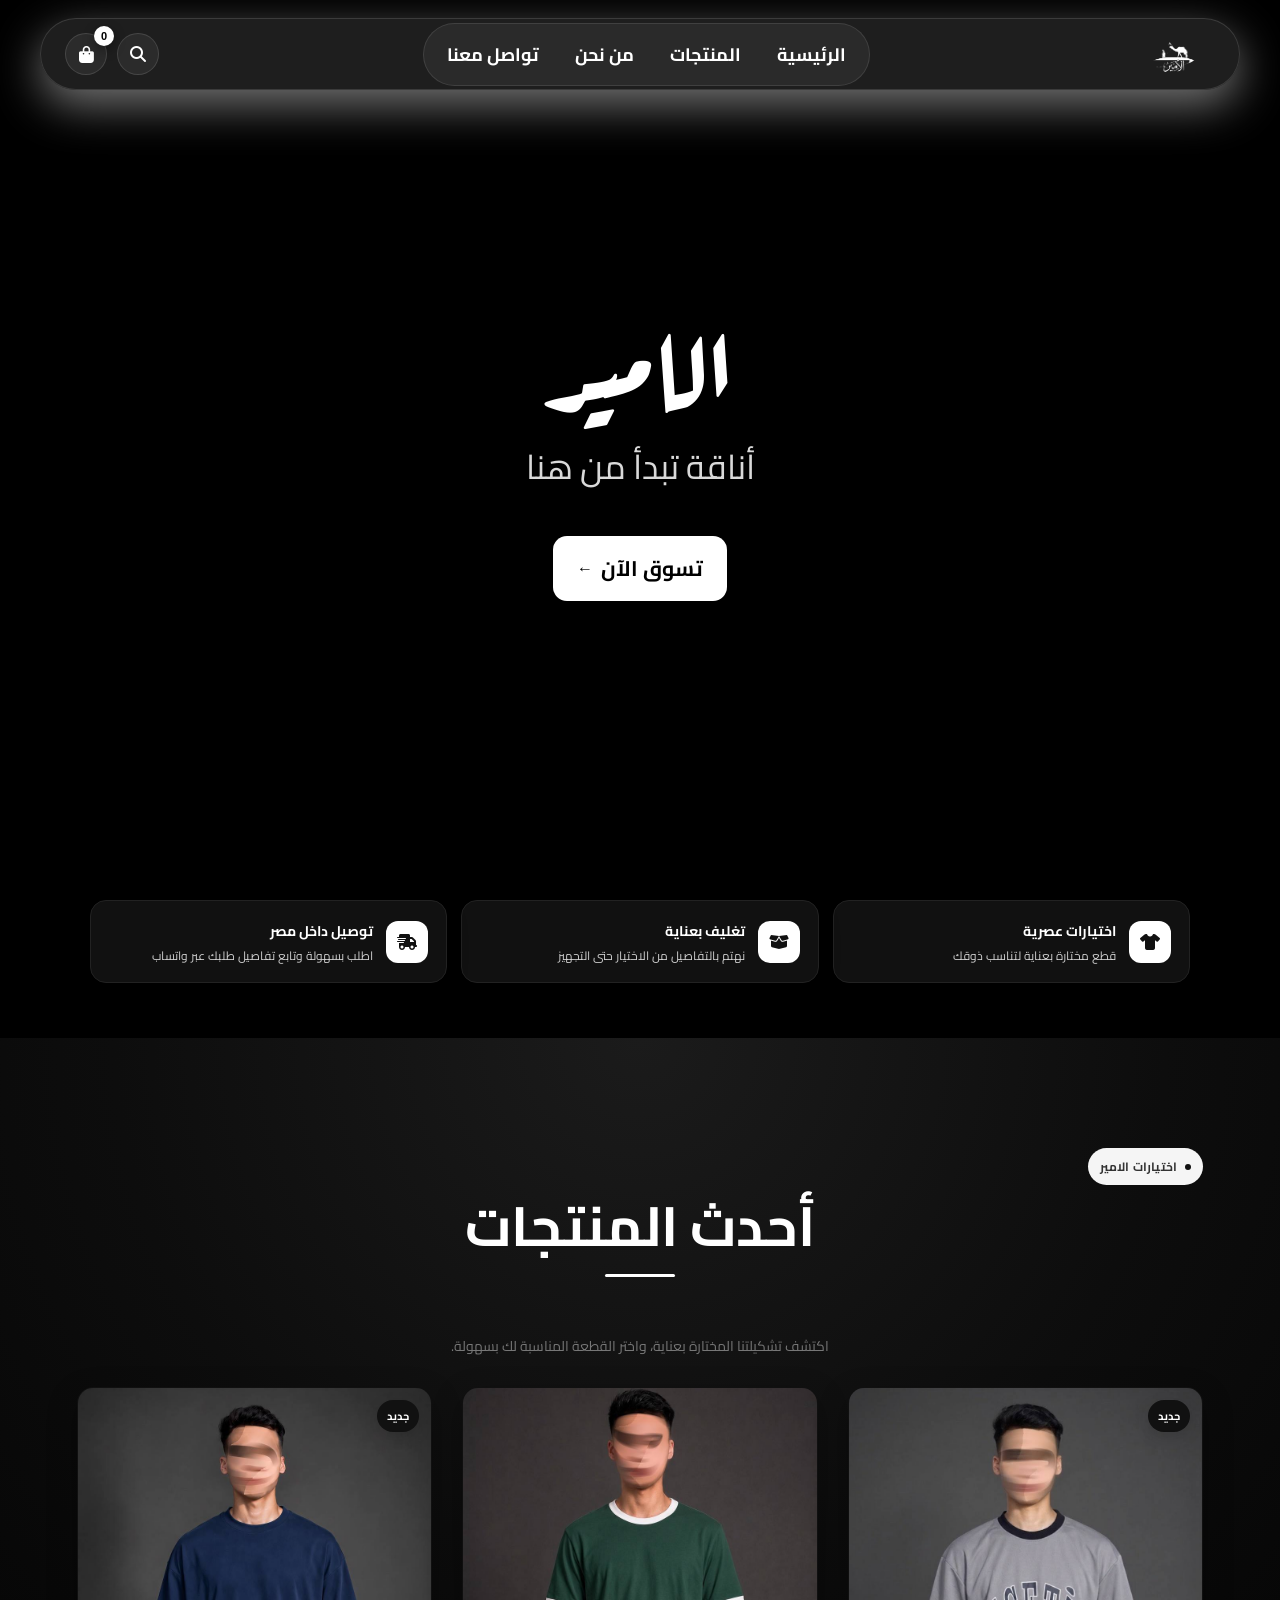
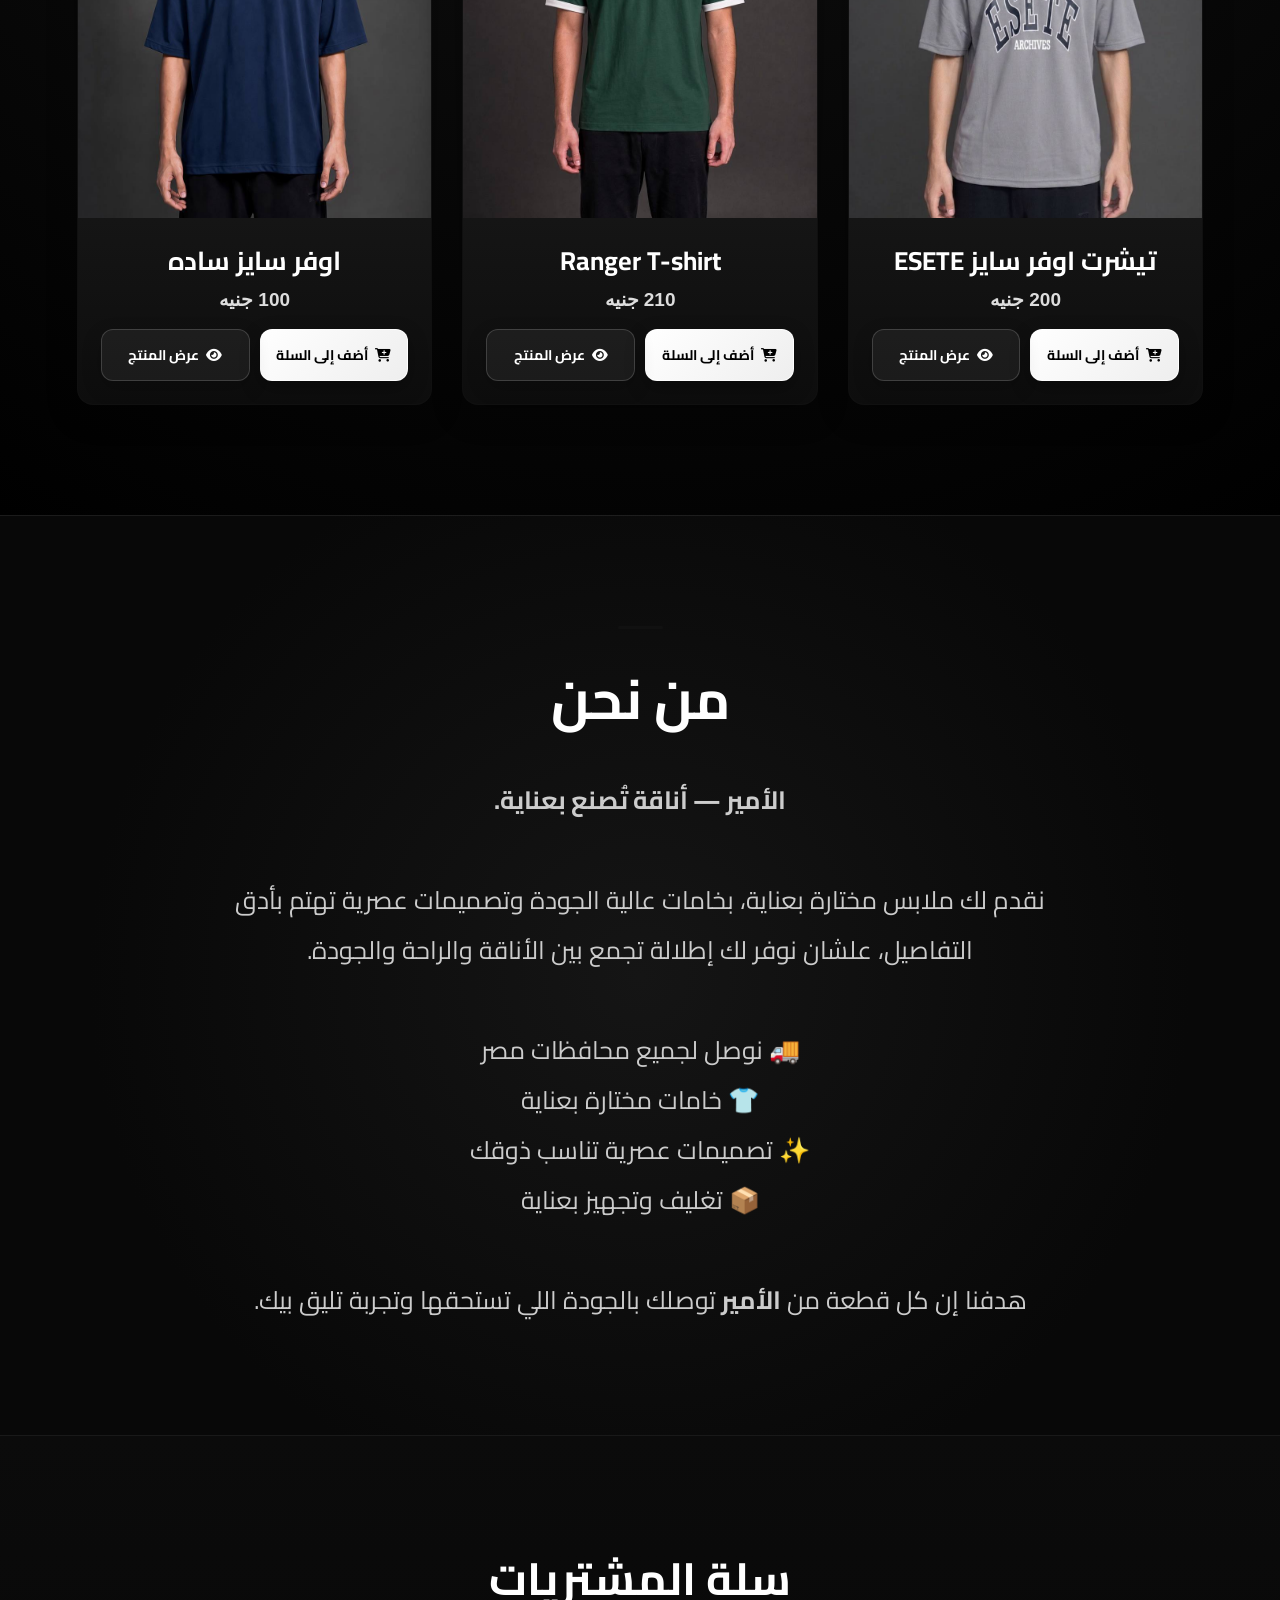
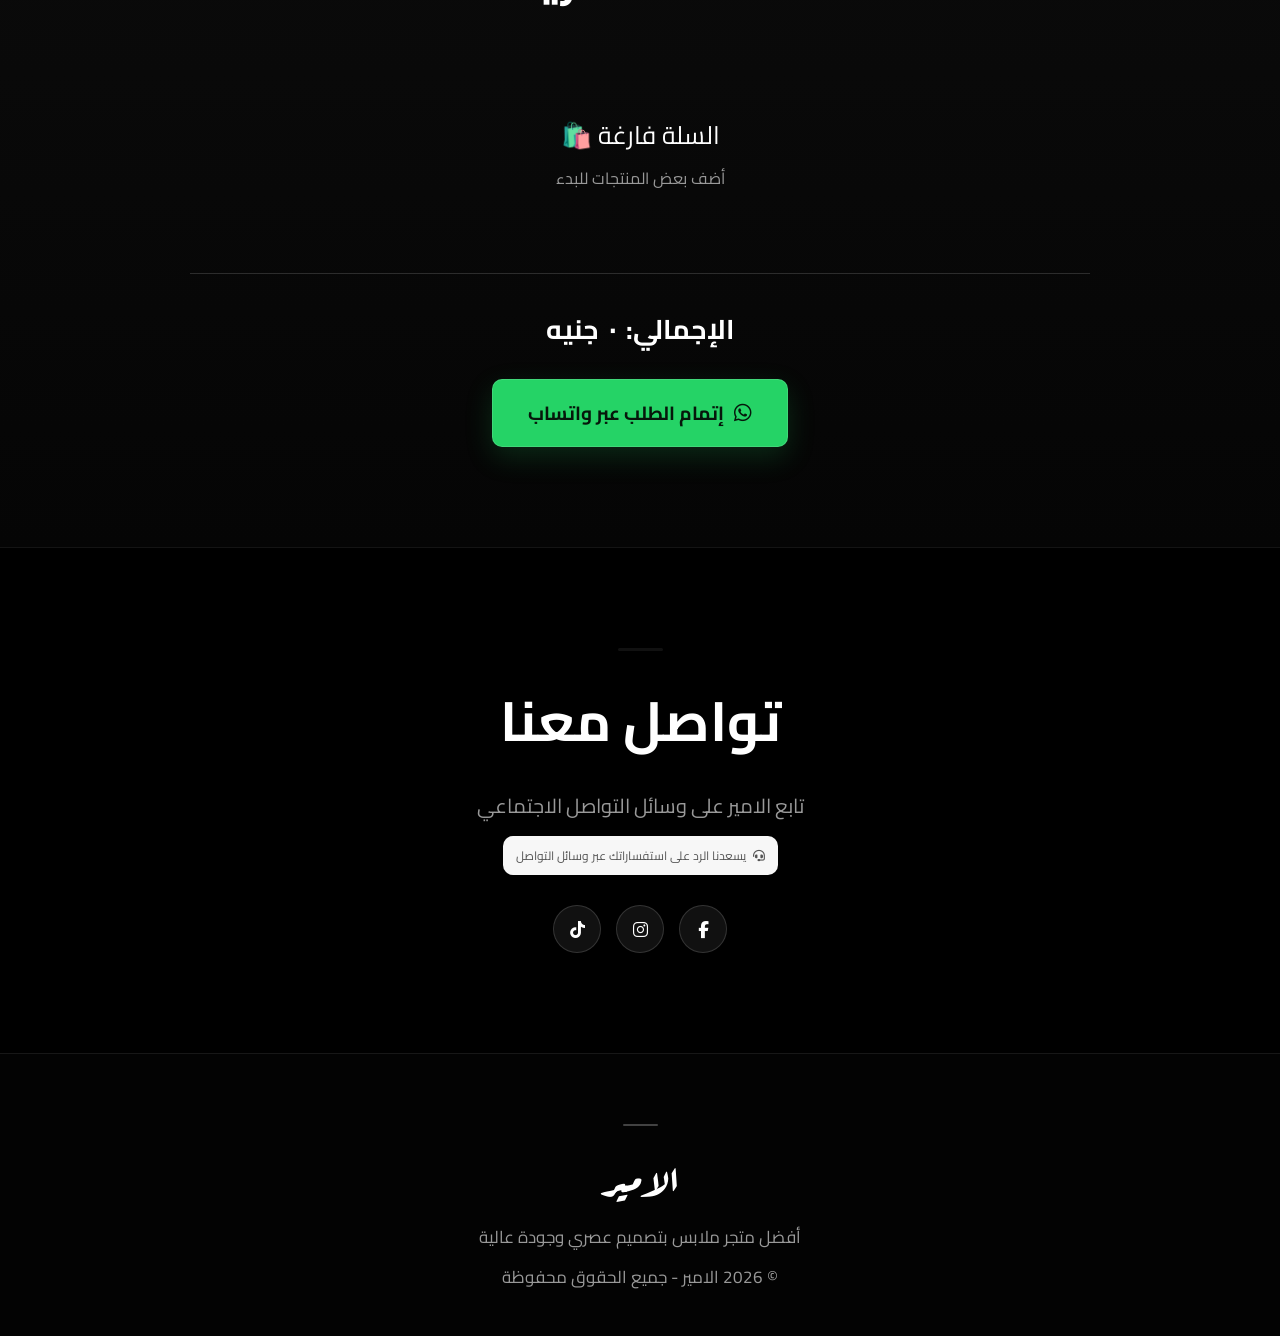
<file: index.html>
<!DOCTYPE html>
<html lang="ar" dir="rtl">

<head>

    <meta charset="UTF-8">

    <meta
        name="viewport"
        content="width=device-width, initial-scale=1.0"
    >

    <meta
        name="description"
        content="الامير - متجر ملابس عصري بجودة عالية"
    >

    <meta
        name="theme-color"
        content="#080808"
    >

    <title>الامير | متجر الملابس</title>

    <!-- Favicon -->
    <link
        rel="icon"
        type="image/jpeg"
        href="images/cropped_circle_image.png"
    >

    <!-- Google Font -->
    <link rel="preconnect" href="images/cropped_circle_image.png">

    <link
        rel="preconnect"
        href="https://fonts.gstatic.com"
        crossorigin
    >

    <link
        href="https://fonts.googleapis.com/css2?family=Cairo:wght@400;500;600;700;800&family=Aref+Ruqaa:wght@400;700&display=swap"
        rel="stylesheet"
    >

    <!-- Font Awesome -->
    <link
        rel="stylesheet"
        href="https://cdnjs.cloudflare.com/ajax/libs/font-awesome/6.5.2/css/all.min.css"
    >

    <!-- Main CSS -->
    <link
        rel="stylesheet"
        href="style.css"
    >

    <!-- Modern Enhancements -->
    <style>

        :root {
            scroll-behavior: smooth;
        }

        body {
            overflow-x: hidden;
        }

        /* =========================
           PRODUCT CARD
        ========================= */

        .product-card {
            position: relative;
            overflow: hidden;
            transition:
                transform .25s ease,
                box-shadow .25s ease;
        }

        .product-card:hover {
            transform: translateY(-6px);
            box-shadow:
                0 14px 35px rgba(0, 0, 0, .16);
        }

        .product-card img {
            transition:
                transform .35s ease;
        }

        .product-card:hover img {
            transform: scale(1.035);
        }

        /* =========================
           PRODUCT ACTIONS
        ========================= */

        .product-actions {
            display: flex;
            gap: 10px;
            width: 100%;
            margin-top: 15px;
        }

        .product-actions button,
        .product-actions a {
            flex: 1;
            min-width: 0;
            height: 46px;

            display: flex;
            align-items: center;
            justify-content: center;

            gap: 7px;

            border-radius: 12px;

            font-family: inherit;
            font-size: 14px;
            font-weight: 700;

            text-decoration: none;
            cursor: pointer;

            transition:
                transform .2s ease,
                box-shadow .2s ease,
                background .2s ease;
        }

        /* =========================
           ADD TO CART
        ========================= */

        .add-product-btn {
            border: none;
            background: #0b0b0b;
            color: #fff;
        }

        .add-product-btn:hover {
            background: #222;
            transform: translateY(-2px);

            box-shadow:
                0 8px 20px rgba(0, 0, 0, .18);
        }

        /* =========================
           VIEW PRODUCT
        ========================= */

        .view-product-btn {
            background: #f4f4f4;
            color: #111;
            border: 1px solid #ddd;
        }

        .view-product-btn:hover {
            background: #e9e9e9;
            transform: translateY(-2px);

            box-shadow:
                0 8px 20px rgba(0, 0, 0, .10);
        }

        /* =========================
           ACTIVE
        ========================= */

        .product-actions button:active,
        .product-actions a:active {
            transform: scale(.97);
        }

        /* =========================
           CHECKOUT
        ========================= */

        .checkout-btn {
            cursor: pointer;

            transition:
                transform .2s ease,
                filter .2s ease,
                box-shadow .2s ease;
        }

        .checkout-btn:hover {
            transform: translateY(-2px);
            filter: brightness(1.05);
        }

        .cart-section {
            scroll-margin-top: 90px;
        }

        /* =========================
           HERO VIDEO
        ========================= */

        .hero {
            position: relative;
            overflow: hidden;
        }

        .hero-video {
            width: 100%;
            height: 100%;
            object-fit: cover;
            position: absolute;
            inset: 0;
            z-index: 0;
        }

        .hero .overlay {
            position: absolute;
            inset: 0;
            z-index: 1;
        }

        .hero-content {
            position: relative;
            z-index: 2;
        }

        /* =========================
           MOBILE
        ========================= */

        @media (max-width: 700px) {

            header {
                gap: 10px;
            }

            nav {
                gap: 10px;
            }

            .product-grid {
                grid-template-columns:
                    repeat(2, minmax(0, 1fr));
            }

        }

        @media (max-width: 480px) {

            .product-grid {
                grid-template-columns: 1fr;
            }

            .product-actions {
                gap: 7px;
            }

            .product-actions button,
            .product-actions a {
                height: 43px;
                font-size: 12px;
                border-radius: 10px;
                gap: 5px;
            }

        }


        /* =========================
           SIMPLE PROFESSIONAL DETAILS
        ========================= */

        .hero-content h1 {
            letter-spacing: 1px;
            text-shadow: 0 3px 18px rgba(0, 0, 0, .35);
        }

        .hero-content p {
            opacity: .95;
        }

        .hero-content #shopBtn {
            display: inline-flex;
            align-items: center;
            justify-content: center;
            gap: 8px;
            min-width: 150px;
            padding: 13px 24px;
            border-radius: 14px;
            transition: transform .2s ease, box-shadow .2s ease, background .2s ease;
        }

        .hero-content #shopBtn::after {
            content: "←";
            font-size: 16px;
            transition: transform .2s ease;
        }

        .hero-content #shopBtn:hover::after {
            transform: translateX(-4px);
        }

        .section-kicker {
            display: inline-flex;
            align-items: center;
            gap: 8px;
            margin-bottom: 8px;
            padding: 7px 12px;
            border-radius: 999px;
            background: #f5f5f5;
            color: #333;
            font-size: 12px;
            font-weight: 700;
            letter-spacing: .2px;
        }

        .section-kicker::before {
            content: "";
            width: 6px;
            height: 6px;
            border-radius: 50%;
            background: #111;
        }

        .products-subtitle {
            max-width: 650px;
            margin: -8px auto 28px;
            color: #777;
            text-align: center;
            line-height: 1.8;
            font-size: 14px;
        }

        .product-card {
            border: 1px solid rgba(0, 0, 0, .06);
        }

        .product-card::after {
            content: "";
            position: absolute;
            inset: 0;
            pointer-events: none;
            border-radius: inherit;
            box-shadow: inset 0 0 0 1px rgba(255, 255, 255, .25);
        }

        .product-info h3 {
            line-height: 1.5;
        }

        .price {
            font-weight: 800;
        }

        .product-badge {
            position: absolute;
            top: 12px;
            right: 12px;
            z-index: 3;
            padding: 6px 10px;
            border-radius: 999px;
            background: #111;
            color: #fff;
            font-size: 11px;
            font-weight: 700;
            box-shadow: 0 5px 15px rgba(0, 0, 0, .14);
        }

        .trust-strip {
            width: min(1100px, calc(100% - 32px));
            margin: 0 auto 55px;
            display: grid;
            grid-template-columns: repeat(3, 1fr);
            gap: 14px;
        }

        .trust-item {
    display: flex;
    align-items: center;
    gap: 13px;
    padding: 17px 18px;
    background: #111;
    color: #fff;
    border: 1px solid #222;
    border-radius: 16px;
    box-shadow: 0 8px 25px rgba(0, 0, 0, .12);
}

.trust-item i {
    width: 42px;
    height: 42px;
    flex: 0 0 42px;
    display: grid;
    place-items: center;
    border-radius: 12px;
    background: #fff;
    color: #111;
    font-size: 16px;
}

.trust-item strong {
    display: block;
    margin-bottom: 3px;
    font-size: 14px;
    color: #fff;
}

.trust-item span {
    display: block;
    color: #d0d0d0;
    font-size: 12px;
    line-height: 1.5;
}

        .about-section,
        .contact-section {
            position: relative;
        }

        .about-section::before,
        .contact-section::before {
            content: "";
            display: block;
            width: 45px;
            height: 3px;
            margin: 0 auto 18px;
            border-radius: 99px;
            background: #111;
        }

        .contact-note {
            display: inline-flex;
            align-items: center;
            gap: 7px;
            margin-top: 12px;
            padding: 8px 13px;
            border-radius: 10px;
            background: #f7f7f7;
            color: #555;
            font-size: 12px;
        }

        footer {
            position: relative;
        }

        footer::before {
            content: "";
            display: block;
            width: 35px;
            height: 2px;
            margin: 0 auto 18px;
            border-radius: 99px;
            background: currentColor;
            opacity: .25;
        }

        @media (max-width: 700px) {
            .trust-strip {
                grid-template-columns: 1fr;
                margin-bottom: 40px;
            }

            .trust-item {
                padding: 14px;
            }

            .products-subtitle {
                padding: 0 10px;
                margin-bottom: 22px;
            }
        }

        @media (max-width: 480px) {
            .product-badge {
                top: 8px;
                right: 8px;
                padding: 5px 8px;
                font-size: 10px;
            }

            .hero-content #shopBtn {
                min-width: 135px;
                padding: 11px 19px;
            }
        }

    </style>


<style id="modern-arabic-font">
/* خط عربي حديث واحترافي للموقع */
body,
button,
a,
input,
textarea,
select,
nav,
.product-card,
.product-info,
.trust-item,
.about-section,
.cart-section,
.contact-section,
footer {
    font-family: 'Cairo', sans-serif;
}

/* اسم العلامة التجارية فقط بخط الرقعة */
.logo a,
.logo a img {
    font-family: 'Aref Ruqaa', serif;
}

.hero-content h1,
footer h3 {
    font-family: 'Aref Ruqaa', serif;
}
</style>

</head>


<body>

    <!-- =========================
         NAVBAR
    ========================= -->

    <header>

        <!-- LOGO -->

        <div class="logo">

            <a href="index.html">

                <img
                    src="images/photo_2026-08-23_02-54-05-removebg-preview.png"
                    alt="لوجو الامير"
                >

            </a>

        </div>


        <!-- NAVIGATION -->

        <nav>

            <a href="index.html">
                الرئيسية
            </a>

            <a href="#products">
                المنتجات
            </a>

            <a href="#about">
                من نحن
            </a>

            <a href="#contact">
                تواصل معنا
            </a>

        </nav>


        <!-- ICONS -->

        <div class="icons">

            <!-- SEARCH -->

            <i
                class="fa-solid fa-magnifying-glass"
                id="searchIcon"
                title="بحث"
                role="button"
                tabindex="0"
            ></i>


            <!-- CART -->

            <div
                class="cart"
                id="cartIcon"
                title="سلة المشتريات"
            >

                <i class="fa-solid fa-bag-shopping"></i>

                <span id="count">
                    0
                </span>

            </div>

        </div>

    </header>


    <!-- =========================
         HERO
    ========================= -->

    <section class="hero">

        <video
            autoplay
            muted
            loop
            playsinline
            class="hero-video"
        >

            <source
                src="assets/video/camal.mp4"
                type="video/mp4"
            >

            متصفحك لا يدعم تشغيل الفيديو.

        </video>


        <div class="overlay"></div>


        <div class="hero-content">

            <h1>
                الامير
            </h1>

            <p>
                أناقة تبدأ من هنا
            </p>

            <a
                href="#products"
                id="shopBtn"
            >
                تسوق الآن
            </a>

        </div>

    </section>

    <!-- =========================
         TRUST STRIP
    ========================= -->

    <section class="trust-strip" aria-label="مميزات المتجر">

        <div class="trust-item">
            <i class="fa-solid fa-shirt"></i>
            <div>
                <strong>اختيارات عصرية</strong>
                <span>قطع مختارة بعناية لتناسب ذوقك</span>
            </div>
        </div>

        <div class="trust-item">
            <i class="fa-solid fa-box-open"></i>
            <div>
                <strong>تغليف بعناية</strong>
                <span>نهتم بالتفاصيل من الاختيار حتى التجهيز</span>
            </div>
        </div>

        <div class="trust-item">
            <i class="fa-solid fa-truck-fast"></i>
            <div>
                <strong>توصيل داخل مصر</strong>
                <span>اطلب بسهولة وتابع تفاصيل طلبك عبر واتساب</span>
            </div>
        </div>

    </section>


    <!-- =========================
         PRODUCTS
    ========================= -->

    <section
        id="products"
        class="products"
    >

        <span class="section-kicker">اختيارات الامير</span>

        <h2>
            أحدث المنتجات
        </h2>

        <p class="products-subtitle">
            اكتشف تشكيلتنا المختارة بعناية، واختر القطعة المناسبة لك بسهولة.
        </p>


        <div class="product-grid">

            <!-- PRODUCT 1 -->

            <div
                class="product-card"
                data-product="1"
            >

                <span class="product-badge">جديد</span>

                <img
                    src="images/ramade esete.jpg"
                    alt="تيشرت اوفر سايز ESETE"
                    loading="lazy"
                >


                <div class="product-info">

                    <h3>
                        تيشرت اوفر سايز ESETE
                    </h3>


                    <p class="price">
                        200 جنيه
                    </p>


                    <div class="product-actions">

                        <!-- ADD TO CART -->

                        <button
                            type="button"
                            class="add-product-btn"
                            data-product="1"
                        >

                            <i class="fa-solid fa-cart-plus"></i>

                            أضف إلى السلة

                        </button>


                        <!-- VIEW PRODUCT -->

                        <a
                            href="product1.html?product=1"
                            class="view-product-btn"
                        >

                            <i class="fa-solid fa-eye"></i>

                            عرض المنتج

                        </a>

                    </div>

                </div>

            </div>
<!-- PRODUCT 2 -->

            <div
                class="product-card"
                data-product="2"
            >

                <img
                    src="images/زيتي.jpg"
                    alt="Ranger T-shirt"
                    loading="lazy"
                >


                <div class="product-info">

                    <h3>
                       Ranger T-shirt
                    </h3>


                    <p class="price">
                        210 جنيه
                    </p>


                    <div class="product-actions">

                        <!-- ADD TO CART -->

                        <button
                            type="button"
                            class="add-product-btn"
                            data-product="2"
                        >

                            <i class="fa-solid fa-cart-plus"></i>

                            أضف إلى السلة

                        </button>


                        <!-- VIEW PRODUCT -->

                        <a
                            href="product2.html?product=2"
                            class="view-product-btn"
                        >

                            <i class="fa-solid fa-eye"></i>

                            عرض المنتج

                        </a>

                    </div>

                </div>

            </div>

            <!-- PRODUCT 3 -->

            <div
                class="product-card"
                data-product="3"
            >

                <span class="product-badge">جديد</span>

                <img
                    src="images/كحلي ساده.jpg"
                    alt="Ranger T-shirt"
                    loading="lazy"
                >


                <div class="product-info">

                    <h3>
                       اوفر سايز ساده
                    </h3>


                    <p class="price">
                        100 جنيه
                    </p>


                    <div class="product-actions">

                        <!-- ADD TO CART -->

                        <button
                            type="button"
                            class="add-product-btn"
                            data-product="3"
                        >

                            <i class="fa-solid fa-cart-plus"></i>

                            أضف إلى السلة

                        </button>


                        <!-- VIEW PRODUCT -->

                        <a
                            href="product3.html?product=3"
                            class="view-product-btn"
                        >

                            <i class="fa-solid fa-eye"></i>

                            عرض المنتج

                        </a>

                    </div>

                </div>

            </div>


        </div>

    </section>


    <!-- =========================
         ABOUT
    ========================= -->

    <section
        class="about-section"
        id="about"
    >

        <div class="about-content">

            <h2>
                من نحن
            </h2>

            <p>

                <strong>
                    الأمير — أناقة تُصنع بعناية.
                </strong>

                <br><br>

                نقدم لك ملابس مختارة بعناية،
                بخامات عالية الجودة وتصميمات عصرية
                تهتم بأدق التفاصيل، علشان نوفر لك
                إطلالة تجمع بين الأناقة والراحة والجودة.

                <br><br>

                🚚 نوصل لجميع محافظات مصر

                <br>

                👕 خامات مختارة بعناية

                <br>

                ✨ تصميمات عصرية تناسب ذوقك

                <br>

                📦 تغليف وتجهيز بعناية

                <br><br>

                هدفنا إن كل قطعة من

                <strong>
                    الأمير
                </strong>

                توصلك بالجودة اللي تستحقها
                وتجربة تليق بيك.

            </p>

        </div>

    </section>


    <!-- =========================
         CART
    ========================= -->

    <section class="cart-section">

        <h2>
            سلة المشتريات
        </h2>


        <div id="cart-items"></div>


        <div class="cart-total">

            <h3>

                الإجمالي:

                <span id="total-price">
                    0
                </span>

                جنيه

            </h3>


            <button
                type="button"
                class="checkout-btn"
                id="checkoutWhatsapp"
            >

                <i class="fa-brands fa-whatsapp"></i>

                إتمام الطلب عبر واتساب

            </button>

        </div>

    </section>


    <!-- =========================
         CONTACT
    ========================= -->

    <section
        id="contact"
        class="contact-section"
    >

        <h2>
            تواصل معنا
        </h2>


        <p>
            تابع الامير على وسائل التواصل الاجتماعي
        </p>


        <div class="contact-note">
            <i class="fa-solid fa-headset"></i>
            يسعدنا الرد على استفساراتك عبر وسائل التواصل
        </div>

        <div class="social-links">

            <!-- FACEBOOK -->

            <a
                href="https://www.facebook.com/share/1AvV5Lpdi6/?mibextid=wwXIfr"
                target="_blank"
                rel="noopener noreferrer"
                aria-label="Facebook"
            >

                <i class="fa-brands fa-facebook-f"></i>

            </a>


            <!-- INSTAGRAM -->

            <a
                href="https://www.instagram.com/elamir.eg?igsi=MW84dXJ5YW5od2dqZQ%3D%3D&utm_source=qr"
                target="_blank"
                rel="noopener noreferrer"
                aria-label="Instagram"
            >

                <i class="fa-brands fa-instagram"></i>

            </a>


            <!-- TIKTOK -->

            <a
                href="https://www.tiktok.com/@prova_store"
                target="_blank"
                rel="noopener noreferrer"
                aria-label="TikTok"
            >

                <i class="fa-brands fa-tiktok"></i>

            </a>

        </div>

    </section>


    <!-- =========================
         FOOTER
    ========================= -->

    <footer>

        <h3>
            الامير
        </h3>


        <p>
            أفضل متجر ملابس بتصميم عصري وجودة عالية
        </p>


        <p>
            © 2026 الامير - جميع الحقوق محفوظة
        </p>

    </footer>


    <!-- =========================
         JAVASCRIPT
    ========================= -->

    <script src="./script.js"></script>

</body>

</html>
</file>
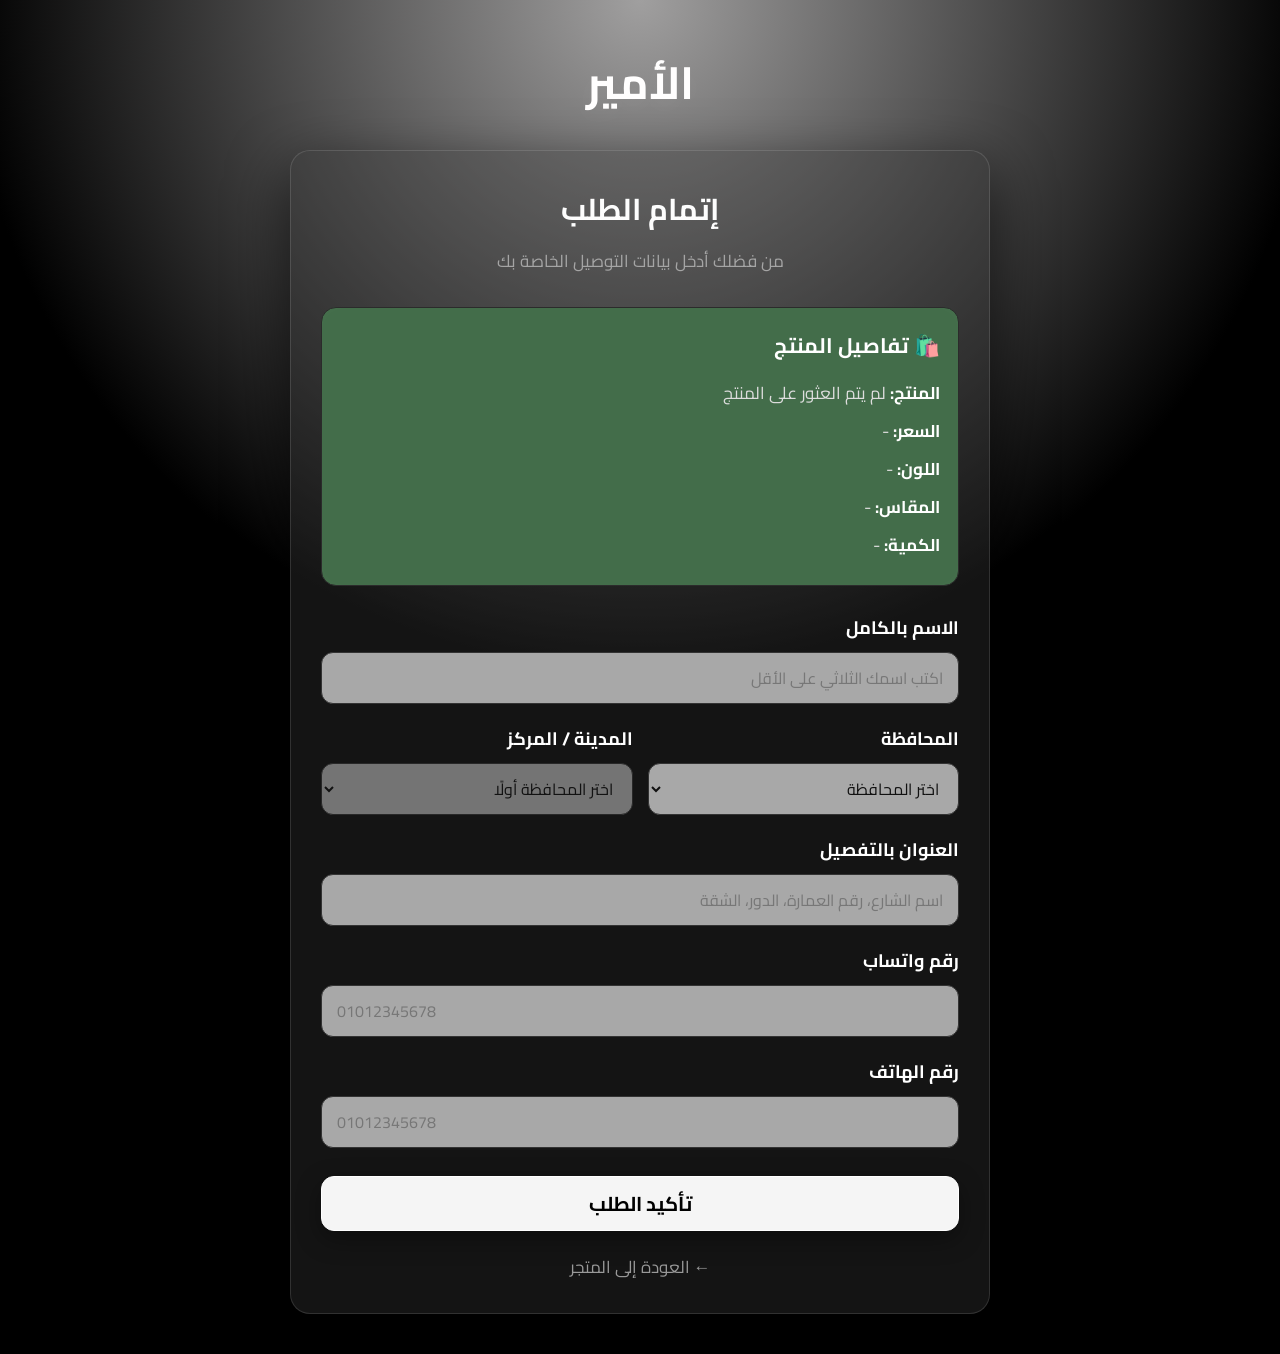
<file: checkout.html>
<!DOCTYPE html>
<html lang="ar" dir="rtl">

<head>

    <meta charset="UTF-8">

    <meta
        name="viewport"
        content="width=device-width, initial-scale=1.0"
    >

    <meta
        name="description"
        content="إتمام الطلب | متجر الأمير"
    >

    <meta
        name="theme-color"
        content="#000000"
    >

    <title>إتمام الطلب | الأمير</title>


    <!-- ================= GOOGLE FONT ================= -->

    <link rel="preconnect" href="https://fonts.googleapis.com">

    <link
        rel="preconnect"
        href="https://fonts.gstatic.com"
        crossorigin
    >

    <link
    href="https://fonts.googleapis.com/css2?family=Cairo:wght@400;500;600;700;800&display=swap"
    rel="stylesheet"
>


    <style>

        /* =========================
           RESET
        ========================= */

        * {
            margin: 0;
            padding: 0;
            box-sizing: border-box;
        }


        /* =========================
           BODY
        ========================= */

        body {

font-family: "Cairo", sans-serif;
            background:
                radial-gradient(
                    circle at top,
                    #a09f9f 0%,
                    #000000 45%,
                    #000000 100%
                );

            color: #ffffff;

            min-height: 100vh;

        }


        /* =========================
           CONTAINER
        ========================= */

        .container {

            width: 92%;

            max-width: 700px;

            margin: 40px auto;

        }


        /* =========================
           LOGO
        ========================= */

        .logo {

            text-align: center;

            color: #fffefe;

            font-size: 45px;

            font-weight: 700;

            margin-bottom: 25px;

            text-shadow:
                0 5px 20px rgba(255, 255, 255, 0.08);

        }


        /* =========================
           CHECKOUT BOX
        ========================= */

        .checkout-box {

            background: #3838385b;

            color: #fdfdfd;

            padding: 30px;

            border-radius: 20px;

            border: 1px solid rgba(255, 255, 255, 0.12);

            box-shadow:
                0 20px 60px rgba(0, 0, 0, 0.65);

        }


        /* =========================
           TITLE
        ========================= */

        .title {

            text-align: center;

            color: #fdfdfd;

            font-size: 30px;

            margin-bottom: 8px;

        }


        .subtitle {

            text-align: center;

            color: #a5a5a5;

            margin-bottom: 30px;

            font-size: 17px;

        }


        /* =========================
           PRODUCT SUMMARY
        ========================= */

        .product-summary {

            background: #436d4a;

            border: 1px solid #2b2b2b;

            border-radius: 15px;

            padding: 18px;

            margin-bottom: 25px;

            box-shadow:
                inset 0 0 20px rgba(255, 255, 255, 0.015);

        }


        .product-summary-title {

            color: #ffffff;

            font-size: 21px;

            font-weight: 700;

            margin-bottom: 12px;

        }


        .product-summary p {

            font-size: 17px;

            margin: 6px 0;

            color: #dddddd;

        }


        .product-summary strong {

            color: #ffffff;

        }


        /* =========================
           FORM
        ========================= */

        .form-group {

            margin-bottom: 18px;

        }


        label {

            display: block;

            margin-bottom: 8px;

            color: #ffffff;

            font-size: 18px;

            font-weight: 700;

        }


        input,
        select {

            width: 100%;

            height: 52px;

            padding: 0 15px;

            border: 1px solid #333333;

            border-radius: 12px;

            outline: none;

            font-family: inherit;

            font-size: 16px;

            background: #a8a8a8;

            color: #111111;

            transition: 0.3s;

        }


        input::placeholder {

            color: #777777;

        }


        input:focus,
        select:focus {

            border-color: #fffdfd;

            background: #ffffff;

            color: #111111;

            box-shadow:
                0 0 0 3px rgba(255, 255, 255, 0.12);

        }


        select:disabled {

            opacity: 0.65;

            cursor: not-allowed;

        }


        /* =========================
           ROW
        ========================= */

        .row {

            display: grid;

            grid-template-columns: 1fr 1fr;

            gap: 15px;

        }


        /* =========================
           SUBMIT BUTTON
        ========================= */

        .submit-btn {

            width: 100%;

            height: 55px;

            border: 1px solid #ffffff;

            border-radius: 13px;

            background: #f5f5f5;

            color: #000000;

            font-family: inherit;

            font-size: 20px;

            font-weight: 700;

            cursor: pointer;

            margin-top: 10px;

            transition:
                background 0.3s ease,
                color 0.3s ease,
                transform 0.3s ease,
                box-shadow 0.3s ease;

            box-shadow:
                0 8px 25px rgba(0, 0, 0, 0.35);

        }


        .submit-btn:hover {

            background: #000000;

            color: #ffffff;

            border-color: #ffffff;

            transform: translateY(-2px);

            box-shadow:
                0 12px 30px rgba(255, 255, 255, 0.08);

        }


        .submit-btn:disabled {

            opacity: 0.65;

            cursor: not-allowed;

            transform: none;

        }


        /* =========================
           LOADING
        ========================= */

        .loading {

            display: none;

            align-items: center;

            justify-content: center;

            gap: 10px;

        }


        .spinner {

            width: 20px;

            height: 20px;

            border: 3px solid rgba(0, 0, 0, 0.25);

            border-top-color: #000000;

            border-radius: 50%;

            animation: spin 0.7s linear infinite;

        }


        @keyframes spin {

            to {
                transform: rotate(360deg);
            }

        }


        /* =========================
           BACK LINK
        ========================= */

        .back {

            display: block;

            text-align: center;

            color: #999999;

            text-decoration: none;

            margin-top: 20px;

            font-size: 17px;

            transition:
                color 0.3s ease,
                transform 0.3s ease;

        }


        .back:hover {

            color: #ffffff;

            transform: translateX(-3px);

        }


        /* =========================
           SUCCESS MESSAGE
        ========================= */

        .success-message {

            display: none;

            text-align: center;

            padding: 25px 10px 15px;

            animation: successAppear 0.5s ease;

        }


        .success-icon {

            width: 100px;

            height: 100px;

            margin: 0 auto 20px;

            border-radius: 50%;

            background: #007c11;

            color: #f5f4f4;

            display: flex;

            align-items: center;

            justify-content: center;

            font-size: 55px;

            font-weight: bold;

            border: 3px solid #ffffff;

            box-shadow:
                0 10px 35px rgba(255, 255, 255, 0.08);

            animation: iconPop 0.6s ease;

        }


        .success-message h2 {

            color: #f7f7f7;

            font-size: 32px;

            margin-bottom: 10px;

        }


        .success-message p {

            color: #999999;

            font-size: 18px;

            line-height: 1.8;

            margin-bottom: 25px;

        }


        .success-home {

            display: inline-block;

            background: #ffffff;

            color: #000000;

            text-decoration: none;

            padding: 13px 30px;

            border-radius: 12px;

            border: 1px solid #ffffff;

            font-size: 18px;

            font-weight: 700;

            transition:
                background 0.3s ease,
                color 0.3s ease,
                transform 0.3s ease;

        }


        .success-home:hover {

            background: #000000;

            color: #ffffff;

            transform: translateY(-2px);

        }


        /* =========================
           ERROR MESSAGE
        ========================= */

        .error-message {

            display: none;

            background: #160707;

            color: #ffb4b4;

            border: 1px solid #4a1818;

            border-radius: 12px;

            padding: 12px 15px;

            margin-top: 15px;

            text-align: center;

            font-size: 16px;

        }


        /* =========================
           ANIMATIONS
        ========================= */

        @keyframes successAppear {

            from {

                opacity: 0;

                transform: translateY(20px);

            }

            to {

                opacity: 1;

                transform: translateY(0);

            }

        }


        @keyframes iconPop {

            0% {

                opacity: 0;

                transform: scale(0.4);

            }

            70% {

                transform: scale(1.1);

            }

            100% {

                opacity: 1;

                transform: scale(1);

            }

        }


        /* =========================
           MOBILE
        ========================= */

        @media (max-width: 600px) {

            .container {

                width: 94%;

                margin: 20px auto;

            }


            .checkout-box {

                padding: 20px;

            }


            .logo {

                font-size: 36px;

            }


            .title {

                font-size: 26px;

            }


            .row {

                grid-template-columns: 1fr;

                gap: 0;

            }


            .success-message h2 {

                font-size: 27px;

            }


            .success-icon {

                width: 85px;

                height: 85px;

                font-size: 45px;

            }

        }

    </style>

</head>


<body>


    <div class="container">


        <!-- =========================
             LOGO
        ========================= -->

        <div class="logo">
            الأمير
        </div>


        <div class="checkout-box">


            <!-- =========================
                 CHECKOUT CONTENT
            ========================= -->

            <div id="checkoutContent">


                <h1 class="title">
                    إتمام الطلب
                </h1>


                <p class="subtitle">
                    من فضلك أدخل بيانات التوصيل الخاصة بك
                </p>


                <!-- =========================
                     PRODUCT SUMMARY
                ========================= -->

                <div
                    class="product-summary"
                    id="productSummary"
                >

                    <div class="product-summary-title">
                        🛍️ تفاصيل المنتج
                    </div>


                    <p>
                        <strong>المنتج:</strong>
                        <span id="showProductName">
                            جاري التحميل...
                        </span>
                    </p>


                    <p>
                        <strong>السعر:</strong>
                        <span id="showProductPrice">
                            -
                        </span>
                    </p>


                    <p>
                        <strong>اللون:</strong>
                        <span id="showProductColor">
                            -
                        </span>
                    </p>


                    <p>
                        <strong>المقاس:</strong>
                        <span id="showProductSize">
                            -
                        </span>
                    </p>


                    <p>
                        <strong>الكمية:</strong>
                        <span id="showProductQuantity">
                            -
                        </span>
                    </p>

                </div>


                <!-- =========================
                     FORM
                ========================= -->

                <form
                    id="orderForm"
                    action="https://formspree.io/f/mdendlvg"
                    method="POST"
                >


                    <input
                        type="hidden"
                        name="_subject"
                        value="🔔 طلب جديد من متجر الأمير"
                    >


                    <!-- =========================
                         بيانات المنتج
                    ========================= -->

                    <input
                        type="hidden"
                        name="اسم المنتج"
                        id="emailProductName"
                    >


                    <input
                        type="hidden"
                        name="سعر المنتج"
                        id="emailProductPrice"
                    >


                    <input
                        type="hidden"
                        name="اللون"
                        id="emailProductColor"
                    >


                    <input
                        type="hidden"
                        name="المقاس"
                        id="emailProductSize"
                    >


                    <input
                        type="hidden"
                        name="الكمية"
                        id="emailProductQuantity"
                    >


                    <input
                        type="hidden"
                        name="صورة المنتج"
                        id="emailProductImage"
                    >


                    <input
                        type="hidden"
                        name="تفاصيل الطلب"
                        id="emailOrderDetails"
                    >


                    <!-- =========================
                         الاسم
                    ========================= -->

                    <div class="form-group">

                        <label for="name">
                            الاسم بالكامل
                        </label>


                        <input
                            type="text"
                            id="name"
                            name="اسم العميل"
                            placeholder="اكتب اسمك الثلاثي على الأقل"
                            autocomplete="name"
                            required
                        >

                    </div>


                    <!-- =========================
                         المحافظة والمدينة
                    ========================= -->

                    <div class="row">


                        <div class="form-group">

                            <label for="governorate">
                                المحافظة
                            </label>


                            <select
                                id="governorate"
                                name="المحافظة"
                                required
                            >

                                <option value="">
                                    اختر المحافظة
                                </option>

                                <option>القاهرة</option>
                                <option>الجيزة</option>
                                <option>الإسكندرية</option>
                                <option>الدقهلية</option>
                                <option>البحر الأحمر</option>
                                <option>البحيرة</option>
                                <option>الفيوم</option>
                                <option>الغربية</option>
                                <option>الإسماعيلية</option>
                                <option>المنوفية</option>
                                <option>المنيا</option>
                                <option>القليوبية</option>
                                <option>الوادي الجديد</option>
                                <option>السويس</option>
                                <option>أسوان</option>
                                <option>أسيوط</option>
                                <option>بني سويف</option>
                                <option>بورسعيد</option>
                                <option>دمياط</option>
                                <option>الشرقية</option>
                                <option>جنوب سيناء</option>
                                <option>كفر الشيخ</option>
                                <option>مطروح</option>
                                <option>الأقصر</option>
                                <option>قنا</option>
                                <option>شمال سيناء</option>
                                <option>سوهاج</option>

                            </select>

                        </div>


                        <div class="form-group">

                            <label for="city">
                                المدينة / المركز
                            </label>


                            <select
                                id="city"
                                name="المدينة"
                                required
                                disabled
                            >

                                <option value="">
                                    اختر المحافظة أولًا
                                </option>

                            </select>

                        </div>

                    </div>


                    <!-- =========================
                         العنوان
                    ========================= -->

                    <div class="form-group">

                        <label for="street">
                            العنوان بالتفصيل
                        </label>


                        <input
                            type="text"
                            id="street"
                            name="العنوان بالتفصيل"
                            placeholder="اسم الشارع، رقم العمارة، الدور، الشقة"
                            autocomplete="street-address"
                            required
                        >

                    </div>


                    <!-- =========================
                         واتساب
                    ========================= -->

                    <div class="form-group">

                        <label for="whatsapp">
                            رقم واتساب
                        </label>


                        <input
                            type="tel"
                            id="whatsapp"
                            name="رقم الواتساب"
                            placeholder="01012345678"
                            inputmode="numeric"
                            autocomplete="tel"
                            maxlength="11"
                            minlength="11"
                            required
                        >

                    </div>


                    <!-- =========================
                         الهاتف
                    ========================= -->

                    <div class="form-group">

                        <label for="phone">
                            رقم الهاتف
                        </label>


                        <input
                            type="tel"
                            id="phone"
                            name="رقم الهاتف"
                            placeholder="01012345678"
                            inputmode="numeric"
                            autocomplete="tel"
                            maxlength="11"
                            minlength="11"
                            required
                        >

                    </div>


                    <!-- =========================
                         BUTTON
                    ========================= -->

                    <button
                        type="submit"
                        class="submit-btn"
                        id="submitBtn"
                    >

                        <span id="buttonText">
                            تأكيد الطلب
                        </span>


                        <span
                            class="loading"
                            id="loading"
                        >

                            <span class="spinner"></span>

                            جاري إرسال الطلب...

                        </span>

                    </button>


                    <!-- =========================
                         ERROR
                    ========================= -->

                    <div
                        class="error-message"
                        id="errorMessage"
                    >
                        حدث خطأ أثناء إرسال الطلب.
                    </div>


                </form>

            </div>


            <!-- =========================
                 SUCCESS
            ========================= -->

            <div
                id="successMessage"
                class="success-message"
            >

                <div class="success-icon">
                    ✓
                </div>


                <h2>
                    تم تأكيد طلبك!
                </h2>


                <p>

                    تم استلام طلبك بنجاح ❤️

                    <br>

                    شكرًا لطلبك من متجر الأمير

                </p>


                <a
                    href="index.html"
                    class="success-home"
                >
                    العودة إلى المتجر
                </a>

            </div>


            <!-- =========================
                 BACK
            ========================= -->

            <a
                href="index.html"
                class="back"
                id="backLink"
            >
                ← العودة إلى المتجر
            </a>


        </div>

    </div>


    <!-- =========================
         JAVASCRIPT
    ========================= -->

    <script>

        /* =========================================
           عناصر الصفحة
        ========================================= */

        const orderForm =
            document.getElementById("orderForm");

        const checkoutContent =
            document.getElementById("checkoutContent");

        const successMessage =
            document.getElementById("successMessage");

        const backLink =
            document.getElementById("backLink");

        const submitBtn =
            document.getElementById("submitBtn");

        const buttonText =
            document.getElementById("buttonText");

        const loading =
            document.getElementById("loading");

        const errorMessage =
            document.getElementById("errorMessage");

        const governorateSelect =
            document.getElementById("governorate");

        const citySelect =
            document.getElementById("city");

        const nameInput =
            document.getElementById("name");

        const whatsappInput =
            document.getElementById("whatsapp");

        const phoneInput =
            document.getElementById("phone");


        /* =========================================
           المدن والمراكز حسب المحافظة
        ========================================= */

        const citiesByGovernorate = {

            "القاهرة": [
                "القاهرة",
                "مصر الجديدة",
                "النزهة",
                "شرق مدينة نصر",
                "غرب مدينه نصر",
                "عين شمس",
                "المطرية",
                "المرج",
                "السلام أول",
                "السلام ثان",
                "الزمالك",
                "جاردن سيتي",
                "الجمالية ",
            "عابدين",
                "الدرب الأحمر",
                "الأزبكية",
                "الموسكي",
                "بولاق",
                "باب الشعرية",
                "الوايلي",
                "منشأة ناصر",
                "شبرا",
                "روض الفرج",
                "الساحل",
                "الشرابية",
                "الزاوية الحمراء",
                "حدائق القبة",
                "الزيتون",
                "الأميرية",
                "مصر القديمة",
                "السيدة زينب",
                "الخليفة",
                "المقطم",
                "البساتين",
                "دار السلام",
                "المعادي",
                "طره",
                "المعصرة",
                "حلوان",
                "التبين",
                "15 مايو",
            ],

            "الجيزة": [
                "الجيزة",
                "6 أكتوبر",
                "الشيخ زايد",
                "الحوامدية",
                "البدرشين",
                "الصف",
                "أطفيح",
                "العياط",
                "أوسيم",
                "كرداسة",
                "أبو النمرس",
                "الهرم"

            ],

            "الإسكندرية": [
                "الإسكندرية",
                "أبو قير",
                "المعمورة",
                "المنتزه",
                "المندرة",
                "العصافره بحري",
                "العصافره قبلي",
                "الساعة",
                "جليم",
                "ستانلي",
                "سابا باشا",
                "بولكلي",
                "مصطفى كامل",
                "رشدي",
                "كفر عبده",
                "سيدي جابر",
                "سموحة",
                "الإبراهيمية",
                "كليوباترا (حمامات والمسلة)",
                "سبورتنج",
                "عزبة سعد",
                "السيوف",
                "جناكليس",
                "ثروت",
                "السرايا",
                "لوران",
                "زيزينيا",
                "سان ستيفانو",
                
           ],

            "الدقهلية": [
                "المنصورة",
                "طلخا",
                "ميت غمر",
                "دكرنس",
                "السنبلاوين",
                "أجا",
                "شربين",
                "بلقاس",
                "منية النصر",
                "المطرية",
                "الجمالية",
                "نبروه",
                "بني عبيد",
                "تمي الأمديد",
                "ميت سلسيل",
                "الكردي"
            ],

            "البحر الأحمر": [
                "الغردقة",
                "رأس غارب",
                "سفاجا",
                "القصير",
                "مرسى علم",
                "الشلاتين",
                "حلايب"
            ],

            "البحيرة": [
                "دمنهور",
                "كفر الدوار",
                "رشيد",
                "إدكو",
                "أبو المطامير",
                "أبو حمص",
                "الدلنجات",
                "حوش عيسى",
                "شبراخيت",
                "المحمودية",
                "إيتاي البارود",
                "وادي النطرون",
                "الرحمانية",
                "بدر",
                "كوم حمادة"
            ],

            "الفيوم": [
                "الفيوم",
                "سنورس",
                "إطسا",
                "طامية",
                "يوسف الصديق",
                "أبشواي"
            ],

            "الغربية": [
                "طنطا",
                "المحلة الكبرى",
                "كفر الزيات",
                "زفتى",
                "السنطة",
                "سمنود",
                "قطور",
                "بسيون"
            ],

            "الإسماعيلية": [
                "الإسماعيلية",
                "فايد",
                "القنطرة شرق",
                "القنطرة غرب",
                "التل الكبير",
                "أبو صوير",
                "القصاصين"
            ],

            "المنوفية": [
                "شبين الكوم",
                "منوف",
                "السادات",
                "أشمون",
                "الباجور",
                "تلا",
                "الشهداء",
                "قويسنا",
                "بركة السبع",
                "سرس الليان"
            ],

            "المنيا": [
                "المنيا",
                "ملوي",
                "سمالوط",
                "مغاغة",
                "بني مزار",
                "أبو قرقاص",
                "مطاي",
                "العدوة",
                "دير مواس"
            ],

            "القليوبية": [
                "بنها",
                "شبرا الخيمة",
                "القناطر الخيرية",
                "الخانكة",
                "كفر شكر",
                "طوخ",
                "قليوب",
                "شبين القناطر",
                "العبور",
                "الخصوص"
            ],

            "الوادي الجديد": [
                "الخارجة",
                "الداخلة",
                "الفرافرة",
                "باريس",
                "بلاط"
            ],

            "السويس": [
                "السويس"
            ],

            "أسوان": [
                "أسوان",
                "دراو",
                "كوم أمبو",
                "نصر النوبة",
                "إدفو",
                "أبو سمبل"
            ],

            "أسيوط": [
                "أسيوط",
                "ديروط",
                "القوصية",
                "منفلوط",
                "أبنوب",
                "الفتح",
                "ساحل سليم",
                "البداري",
                "الغنايم",
                "صدفا",
                "أبو تيج"
            ],

            "بني سويف": [
                "بني سويف",
                "الواسطي",
                "ناصر",
                "إهناسيا",
                "ببا",
                "الفشن",
                "سمسطا"
            ],

            "بورسعيد": [
                "بورسعيد"
            ],

            "دمياط": [
                "دمياط",
                "دمياط الجديدة",
                "رأس البر",
                "فارسكور",
                "الزرقا",
                "كفر سعد",
                "كفر البطيخ",
                "السرو",
                "الروضة"
            ],

            "الشرقية": [
                "الزقازيق",
                "العاشر من رمضان",
                "بلبيس",
                "منيا القمح",
                "فاقوس",
                "أبو حماد",
                "أبو كبير",
                "ههيا",
                "ديرب نجم",
                "مشتول السوق",
                "الإبراهيمية",
                "كفر صقر",
                "أولاد صقر",
                "الحسينية"
            ],

            "جنوب سيناء": [
                "الطور",
                "شرم الشيخ",
                "دهب",
                "نويبع",
                "طابا",
                "رأس سدر",
                "أبو زنيمة",
                "أبو رديس",
                "سانت كاترين"
            ],

            "كفر الشيخ": [
                "كفر الشيخ",
                "دسوق",
                "فوه",
                "مطوبس",
                "بيلا",
                "الحامول",
                "سيدي سالم",
                "بلطيم",
                "قلين",
                "الرياض",
                "سيدي غازي",
                "برج البرلس"
            ],

            "مطروح": [
                "مرسى مطروح",
                "الحمام",
                "العلمين",
                "الضبعة",
                "سيدي براني",
                "النجيلة",
                "السلوم",
                "سيوة"
            ],

            "الأقصر": [
                "الأقصر",
                "إسنا",
                "أرمنت",
                "القرنة",
                "الطود",
                "البياضية"
            ],

            "قنا": [
                "قنا",
                "نجع حمادي",
                "دشنا",
                "قفط",
                "قوص",
                "نقادة",
                "أبو تشت",
                "فرشوط",
                "الوقف"
            ],

            "شمال سيناء": [
                "العريش",
                "رفح",
                "الشيخ زويد",
                "بئر العبد",
                "الحسنة",
                "نخل"
            ],

            "سوهاج": [
                "سوهاج",
                "أخميم",
                "جرجا",
                "طهطا",
                "البلينا",
                "المراغة",
                "المنشأة",
                "جهينة",
                "دار السلام",
                "ساقلتة",
                "طما"
            ]

        };


        /* =========================================
           تغيير المحافظة
        ========================================= */

        governorateSelect.addEventListener(
            "change",
            function () {

                const governorate =
                    this.value;

                citySelect.innerHTML = "";

                citySelect.disabled = true;


                if (!governorate) {

                    citySelect.innerHTML = `
                        <option value="">
                            اختر المحافظة أولًا
                        </option>
                    `;

                    return;
                }


                const cities =
                    citiesByGovernorate[governorate] || [];


                citySelect.innerHTML = `
                    <option value="">
                        اختر المدينة / المركز
                    </option>
                `;


                cities.forEach(function (city) {

                    const option =
                        document.createElement("option");

                    option.value = city;

                    option.textContent = city;

                    citySelect.appendChild(option);

                });


                citySelect.disabled = false;

            }
        );


        /* =========================================
           السماح بالأرقام فقط
        ========================================= */

        function allowOnlyNumbers(input) {

            input.addEventListener(
                "input",
                function () {

                    this.value =
                        this.value
                        .replace(/\D/g, "")
                        .slice(0, 11);

                }
            );

        }


        allowOnlyNumbers(whatsappInput);

        allowOnlyNumbers(phoneInput);


        /* =========================================
           جلب بيانات المنتج
        ========================================= */

        let checkoutProduct = null;


        try {

            const savedProduct =
                localStorage.getItem(
                    "checkoutProduct"
                );

            if (savedProduct) {

                checkoutProduct =
                    JSON.parse(savedProduct);

            }

        } catch (error) {

            console.error(
                "Product data error:",
                error
            );

            checkoutProduct = null;

        }


        /* =========================================
           عرض بيانات المنتج
        ========================================= */

        if (checkoutProduct) {

            const productName =
                checkoutProduct.name ||
                "غير محدد";

            const productPrice =
                checkoutProduct.price ||
                "غير محدد";

            const productColor =
                checkoutProduct.color ||
                "غير محدد";

            const productSize =
                checkoutProduct.size ||
                "غير محدد";

            const productQuantity =
                checkoutProduct.quantity ||
                1;

            const productImage =
                checkoutProduct.image ||
                "";


            /* =========================
               عرض للعميل
            ========================= */

            document.getElementById(
                "showProductName"
            ).textContent =
                productName;


            document.getElementById(
                "showProductPrice"
            ).textContent =
                productPrice;


            document.getElementById(
                "showProductColor"
            ).textContent =
                productColor;


            document.getElementById(
                "showProductSize"
            ).textContent =
                productSize;


            document.getElementById(
                "showProductQuantity"
            ).textContent =
                productQuantity;


            /* =========================
               بيانات الإيميل
            ========================= */

            document.getElementById(
                "emailProductName"
            ).value =
                productName;


            document.getElementById(
                "emailProductPrice"
            ).value =
                productPrice;


            document.getElementById(
                "emailProductColor"
            ).value =
                productColor;


            document.getElementById(
                "emailProductSize"
            ).value =
                productSize;


            document.getElementById(
                "emailProductQuantity"
            ).value =
                productQuantity;


            document.getElementById(
                "emailProductImage"
            ).value =
                productImage;


            /* =========================
               تفاصيل الطلب
            ========================= */

            document.getElementById(
                "emailOrderDetails"
            ).value =

                "🛍️ تفاصيل المنتج\n\n" +

                "اسم المنتج: " +
                productName +

                "\n" +

                "السعر: " +
                productPrice +

                "\n" +

                "اللون: " +
                productColor +

                "\n" +

                "المقاس: " +
                productSize +

                "\n" +

                "الكمية: " +
                productQuantity;

        }


        /* =========================================
           لو مفيش منتج
        ========================================= */

        else {

            document.getElementById(
                "showProductName"
            ).textContent =
                "لم يتم العثور على المنتج";

            document.getElementById(
                "showProductPrice"
            ).textContent =
                "-";

            document.getElementById(
                "showProductColor"
            ).textContent =
                "-";

            document.getElementById(
                "showProductSize"
            ).textContent =
                "-";

            document.getElementById(
                "showProductQuantity"
            ).textContent =
                "-";

        }


        /* =========================================
           إرسال الطلب
        ========================================= */

        orderForm.addEventListener(
            "submit",
            async function (event) {

                event.preventDefault();


                /* إخفاء رسالة الخطأ */

                errorMessage.style.display =
                    "none";


                /* منع الضغط مرتين */

                submitBtn.disabled =
                    true;

                buttonText.style.display =
                    "none";

                loading.style.display =
                    "flex";


                /* =================================
                   قراءة البيانات
                ================================= */

                const name =
                    nameInput.value.trim();

                const governorate =
                    governorateSelect.value;

                const city =
                    citySelect.value;

                const street =
                    document.getElementById(
                        "street"
                    ).value.trim();

                const whatsapp =
                    whatsappInput.value.trim();

                const phone =
                    phoneInput.value.trim();


                /* =================================
                   التحقق من الاسم
                ================================= */

                const nameParts =
                    name
                        .split(/\s+/)
                        .filter(Boolean);


                if (nameParts.length < 3) {

                    errorMessage.textContent =
                        "من فضلك اكتب الاسم ثلاثي على الأقل.";

                    errorMessage.style.display =
                        "block";

                    resetSubmitButton();

                    nameInput.focus();

                    return;

                }


                /* =================================
                   التحقق من أرقام الهاتف
                ================================= */

                const egyptianPhoneRegex =
                    /^01[0125][0-9]{8}$/;


                if (
                    !egyptianPhoneRegex.test(phone)
                ) {

                    errorMessage.textContent =
                        "رقم الهاتف يجب أن يكون 11 رقمًا ويبدأ بـ 010 أو 011 أو 012 أو 015.";

                    errorMessage.style.display =
                        "block";

                    resetSubmitButton();

                    phoneInput.focus();

                    return;

                }


                if (
                    !egyptianPhoneRegex.test(whatsapp)
                ) {

                    errorMessage.textContent =
                        "رقم الواتساب يجب أن يكون 11 رقمًا ويبدأ بـ 010 أو 011 أو 012 أو 015.";

                    errorMessage.style.display =
                        "block";

                    resetSubmitButton();

                    whatsappInput.focus();

                    return;

                }


                /* =================================
                   التحقق من العنوان
                ================================= */

                if (!governorate) {

                    errorMessage.textContent =
                        "من فضلك اختر المحافظة.";

                    errorMessage.style.display =
                        "block";

                    resetSubmitButton();

                    governorateSelect.focus();

                    return;

                }


                if (!city) {

                    errorMessage.textContent =
                        "من فضلك اختر المدينة أو المركز.";

                    errorMessage.style.display =
                        "block";

                    resetSubmitButton();

                    citySelect.focus();

                    return;

                }


                if (!street) {

                    errorMessage.textContent =
                        "من فضلك اكتب العنوان بالتفصيل.";

                    errorMessage.style.display =
                        "block";

                    resetSubmitButton();

                    document.getElementById(
                        "street"
                    ).focus();

                    return;

                }


                /* =================================
                   التاريخ والوقت
                ================================= */

                const orderDate =
                    new Date()
                        .toLocaleString("ar-EG");


                /* =================================
                   إضافة التاريخ للتفاصيل
                ================================= */

                document.getElementById(
                    "emailOrderDetails"
                ).value +=

                    "\n\n" +

                    "📍 المحافظة: " +
                    governorate +

                    "\n" +

                    "🏙️ المدينة / المركز: " +
                    city +

                    "\n" +

                    "📅 تاريخ الطلب: " +
                    orderDate;


                /* =================================
                   حفظ نسخة محلية
                ================================= */

                const orderData = {

                    customer: {

                        name:
                            name,

                        governorate:
                            governorate,

                        city:
                            city,

                        street:
                            street,

                        whatsapp:
                            whatsapp,

                        phone:
                            phone

                    },

                    product:
                        checkoutProduct,

                    date:
                        orderDate

                };


                localStorage.setItem(

                    "customerOrderData",

                    JSON.stringify(orderData)

                );


                /* =================================
                   إرسال Formspree
                ================================= */

                try {

                    const response =
                        await fetch(

                            orderForm.action,

                            {

                                method:
                                    "POST",

                                body:
                                    new FormData(
                                        orderForm
                                    ),

                                headers: {

                                    "Accept":
                                        "application/json"

                                }

                            }

                        );


                    /* =================================
                       نجاح
                    ================================= */

                    if (response.ok) {

                        checkoutContent.style.display =
                            "none";

                        backLink.style.display =
                            "none";

                        successMessage.style.display =
                            "block";


                        /* حذف المنتج بعد نجاح الطلب */

                        localStorage.removeItem(
                            "checkoutProduct"
                        );

                    }


                    /* =================================
                       فشل
                    ================================= */

                    else {

                        throw new Error(
                            "Formspree request failed"
                        );

                    }

                }


                catch (error) {

                    console.error(
                        "Order Error:",
                        error
                    );


                    errorMessage.textContent =
                        "تعذر إرسال الطلب. تأكد من اتصال الإنترنت وحاول مرة أخرى.";


                    errorMessage.style.display =
                        "block";


                    resetSubmitButton();

                }

            }
        );


        /* =========================================
           إعادة زر الطلب لحالته الطبيعية
        ========================================= */

        function resetSubmitButton() {

            submitBtn.disabled =
                false;

            buttonText.style.display =
                "inline";

            loading.style.display =
                "none";

        }

    </script>


</body>

</html>
</file>
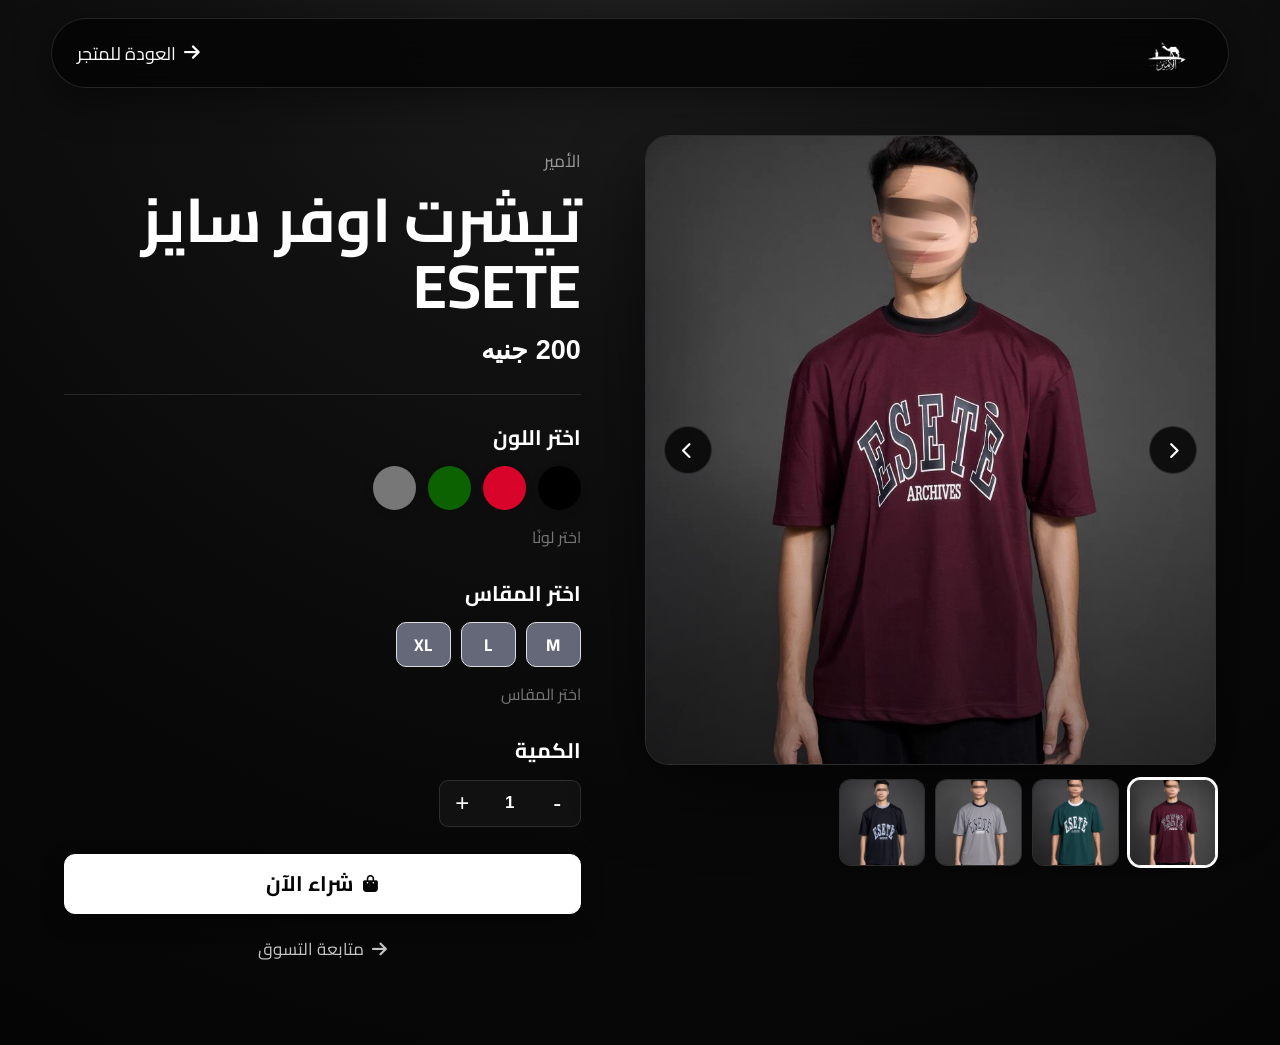
<file: product1.html>
<!DOCTYPE html>
<html lang="ar" dir="rtl">

<head>

    <meta charset="UTF-8">

    <meta
        name="viewport"
        content="width=device-width, initial-scale=1.0"
    >

    <meta
        name="description"
        content="تفاصيل المنتج | الأمير"
    >

    <meta
        name="theme-color"
        content="#080808"
    >

    <title>تفاصيل المنتج | الأمير</title>


    <!-- ================= GOOGLE FONT ================= -->

    <link rel="preconnect" href="https://fonts.googleapis.com">

    <link
        rel="preconnect"
        href="https://fonts.gstatic.com"
        crossorigin
    >

    <link
    href="https://fonts.googleapis.com/css2?family=Cairo:wght@400;500;600;700;800&display=swap"
    rel="stylesheet"
>


    <!-- ================= FONT AWESOME ================= -->

    <link
        rel="stylesheet"
        href="https://cdnjs.cloudflare.com/ajax/libs/font-awesome/6.5.2/css/all.min.css"
    >


    <!-- ================= PRODUCT CSS ================= -->

    <link
        rel="stylesheet"
        href="product.css"
    >


    <style>

        /* =========================
           الألوان
        ========================= */

        .color-options {

            display: flex;

            flex-wrap: wrap;

            gap: 12px;

            margin-top: 12px;

        }


        .color-option {

            width: 44px;

            height: 44px;

            padding: 0;

            border-radius: 50%;

            border: 3px solid transparent;

            cursor: pointer;

            position: relative;

            transition: 0.25s ease;

            box-shadow:
                0 3px 10px rgba(0, 0, 0, 0.12);

        }


        .color-option:hover {

            transform: scale(1.08);

        }


        .color-option.active {

            border-color: #111;

            transform: scale(1.08);

            box-shadow:
                0 0 0 3px #fff,
                0 0 0 5px #111;

        }


        .color-option.white-color {

            border-color: #ccc;

        }


        .color-option.white-color.active {

            border-color: #111;

        }


        .color-option::after {

            content: "✓";

            position: absolute;

            inset: 0;

            display: flex;

            align-items: center;

            justify-content: center;

            color: transparent;

            font-size: 20px;

            font-weight: bold;

        }


        .color-option.active::after {

            color: #fff;

            text-shadow:
                0 1px 3px #000;

        }


        .color-option.white-color.active::after {

            color: #111;

            text-shadow: none;

        }


        /* =========================
           اسم اللون
        ========================= */

        .selected-option {

            margin-top: 12px;

            font-size: 16px;

            color: #777;

        }


        /* =========================
           المقاسات
        ========================= */

        .size-options {

            display: flex;

            flex-wrap: wrap;

            gap: 10px;

            margin-top: 12px;

        }


        .size-options button {

            min-width: 55px;

            height: 45px;

            padding: 0 15px;

            border: 1px solid #ddd;

            background: #656879;

            color: #fff;

            border-radius: 10px;

            cursor: pointer;

            font-family: inherit;

            font-size: 17px;

            transition: 0.25s ease;

        }


        .size-options button:hover {

            border-color: #111;

            background: #111;

            color: #fff;

        }


        .size-options button.active {

            background: #111;

            color: #fff;

            border-color: #111;

        }


        /* =========================
           زر الشراء
        ========================= */

        .add-product-btn {

            cursor: pointer;

        }

    </style>

</head>


<body>


    <!-- ================= NAVBAR ================= -->

    <header>

        <div class="product-logo">

            <a href="index.html">

                <img
                    src="images/photo_2026-08-23_02-54-05-removebg-preview.png"
                    alt="لوجو الأمير"
                >

            </a>

        </div>


        <div class="back-home">

            <a href="index.html">

                <i class="fa-solid fa-arrow-right"></i>

                العودة للمتجر

            </a>

        </div>

    </header>


    <!-- ================= PRODUCT ================= -->

    <main class="product-page">

        <div class="product-container">


            <!-- ================= صور المنتج ================= -->

            <div class="product-gallery">

                <div class="product-image-box">


                    <button
                        type="button"
                        class="gallery-arrow gallery-prev"
                        id="prevImage"
                        aria-label="الصورة السابقة"
                    >

                        <i class="fa-solid fa-chevron-right"></i>

                    </button>


                    <img
                        id="productImage"
                        src="images/nabete esete.jpg"
                        alt="صورة المنتج"
                    >


                    <button
                        type="button"
                        class="gallery-arrow gallery-next"
                        id="nextImage"
                        aria-label="الصورة التالية"
                    >

                        <i class="fa-solid fa-chevron-left"></i>

                    </button>

                </div>


                <!-- ================= الصور المصغرة ================= -->

                <div
                    class="product-thumbnails"
                    id="productThumbnails"
                >

                    <button
                        type="button"
                        class="thumbnail active"
                        data-index="0"
                    >

                        <img
                            src="images/nabete esete.jpg"
                            alt="صورة المنتج 1"
                        >

                    </button>



                    <button
                        type="button"
                        class="thumbnail"
                        data-index="2"
                    >

                        <img
                            src="images/zete esete.jpg"
                            alt="صورة المنتج 3"
                        >

                    </button>

                    <button
                        type="button"
                        class="thumbnail"
                        data-index="3"
                    >

                        <img
                            src="images/ramade esete.jpg"
                            alt="صورة المنتج 4"
                        >

                    </button>

                    <button
                        type="button"
                        class="thumbnail"
                        data-index="2"
                    >

                        <img
                            src="images/asoad esete.jpg"
                            alt="صورة المنتج 3"
                        >

                    </button>

                    
                </div>

            </div>


            <!-- ================= تفاصيل المنتج ================= -->

            <div class="product-info-box">


                <span class="product-label">

                    الأمير

                </span>


                <h1 id="productName">

                    المنتج

                </h1>


                <div
                    id="productPrice"
                    class="product-price"
                >

                    200 جنيه

                </div>


                <div class="divider"></div>


                <!-- ================= اللون ================= -->

                <div class="option-group">

                    <h3>

                        اختر اللون

                    </h3>


                    <div
                        id="colorOptions"
                        class="color-options"
                    >

                    </div>


                    <p
                        id="selectedColor"
                        class="selected-option"
                    >

                        اختر لونًا

                    </p>

                </div>


                <!-- ================= المقاس ================= -->

                <div class="option-group">

                    <h3>

                        اختر المقاس

                    </h3>


                    <div
                        id="sizeOptions"
                        class="size-options"
                    >


                        <button
                            type="button"
                            data-size="M"
                        >
                            M
                        </button>


                        <button
                            type="button"
                            data-size="L"
                        >
                            L
                        </button>


                        <button
                            type="button"
                            data-size="XL"
                        >
                            XL
                        </button>

                    </div>


                    <p
                        id="selectedSize"
                        class="selected-option"
                    >

                        اختر المقاس

                    </p>

                </div>


                <!-- ================= الكمية ================= -->

                <div class="option-group">

                    <h3>

                        الكمية

                    </h3>


                    <div class="quantity-box">


                        <button
                            type="button"
                            id="decreaseBtn"
                            aria-label="تقليل الكمية"
                        >

                            -

                        </button>


                        <span id="quantity">

                            1

                        </span>


                        <button
                            type="button"
                            id="increaseBtn"
                            aria-label="زيادة الكمية"
                        >

                            +

                        </button>

                    </div>

                </div>


                <!-- ================= شراء الآن ================= -->

                <button
                    type="button"
                    id="addProductBtn"
                    class="add-product-btn"
                >

                    <i class="fa-solid fa-bag-shopping"></i>

                    شراء الآن

                </button>


                <a
                    href="index.html"
                    class="continue-shopping"
                >

                    <i class="fa-solid fa-arrow-right"></i>

                    متابعة التسوق

                </a>


            </div>

        </div>

    </main>


    <!-- ================= JAVASCRIPT ================= -->

    <script>

        /* =================================================
           بيانات المنتج
        ================================================= */

        const productData = {

            name: "تيشرت اوفر سايز ESETE ",

            price: "200 جنيه",

            colors: [

                {
                    name: "أسود",
                    value: "#000000"
                },

            

                {
                    name: "برجاندي",
                    value: "#d90429"
                },

                {
                    name: "زيتي",
                    value: "#0c6100"
                },

                {
                    name: "رمادي",
                    value: "#777777"
                }

            ]

        };


        /* =================================================
           وضع اسم وسعر المنتج
        ================================================= */

        document.getElementById(
            "productName"
        ).textContent =
            productData.name;


        document.getElementById(
            "productPrice"
        ).textContent =
            productData.price;


        /* =================================================
           صور المنتج
        ================================================= */

        const productImages = [

            "images/nabete esete.jpg",

            "images/zete esete.jpg",

            "images/ramade esete.jpg",

            "images/asoad esete.jpg",
            
            

    
        ];


        const productImage =
            document.getElementById(
                "productImage"
            );


        const thumbnails =
            document.querySelectorAll(
                ".thumbnail"
            );


        const prevImage =
            document.getElementById(
                "prevImage"
            );


        const nextImage =
            document.getElementById(
                "nextImage"
            );


        let currentImage = 0;


        /* =================================================
           تغيير الصورة
        ================================================= */

        function changeProductImage(index) {

            if (index < 0) {

                index =
                    productImages.length - 1;

            }


            if (
                index >=
                productImages.length
            ) {

                index = 0;

            }


            currentImage = index;


            productImage.src =
                productImages[currentImage];


            thumbnails.forEach(
                (thumbnail, i) => {

                    thumbnail.classList.toggle(
                        "active",
                        i === currentImage
                    );

                }
            );

        }


        /* =================================================
           تغيير الصور تلقائيًا كل 1.5 ثانية
        ================================================= */

        let autoSlide = setInterval(() => {

            changeProductImage(
                currentImage + 1
            );

        }, 3000);


        /* =================================================
           السابق
        ================================================= */

        prevImage.addEventListener(
            "click",
            () => {

                changeProductImage(
                    currentImage - 1
                );

            }
        );


        /* =================================================
           التالي
        ================================================= */

        nextImage.addEventListener(
            "click",
            () => {

                changeProductImage(
                    currentImage + 1
                );

            }
        );


        /* =================================================
           الصور المصغرة
        ================================================= */

        thumbnails.forEach(
            thumbnail => {

                thumbnail.addEventListener(
                    "click",
                    () => {

                        const index =
                            Number(
                                thumbnail.dataset.index
                            );


                        changeProductImage(
                            index
                        );

                    }
                );

            }
        );


        /* =================================================
           الكيبورد
        ================================================= */

        document.addEventListener(
            "keydown",
            event => {

                if (
                    event.key ===
                    "ArrowRight"
                ) {

                    changeProductImage(
                        currentImage - 1
                    );

                }


                if (
                    event.key ===
                    "ArrowLeft"
                ) {

                    changeProductImage(
                        currentImage + 1
                    );

                }

            }
        );


        /* =================================================
           الألوان
        ================================================= */

        const colorOptions =
            document.getElementById(
                "colorOptions"
            );


        const selectedColorElement =
            document.getElementById(
                "selectedColor"
            );


        let selectedColor = "";


        /* =================================================
           إنشاء أزرار الألوان
        ================================================= */

        productData.colors.forEach(
            color => {

                const button =
                    document.createElement(
                        "button"
                    );


                button.type = "button";


                button.className =
                    "color-option";


                if (color.white) {

                    button.classList.add(
                        "white-color"
                    );

                }


                button.style.backgroundColor =
                    color.value;


                button.title =
                    color.name;


                button.setAttribute(
                    "aria-label",
                    color.name
                );


                button.addEventListener(
                    "click",
                    () => {

                        document
                            .querySelectorAll(
                                ".color-option"
                            )
                            .forEach(
                                item => {

                                    item.classList
                                        .remove(
                                            "active"
                                        );

                                }
                            );


                        button.classList.add(
                            "active"
                        );


                        selectedColor =
                            color.name;


                        selectedColorElement
                            .textContent =
                            "اللون المختار: " +
                            selectedColor;

                    }
                );


                colorOptions.appendChild(
                    button
                );

            }
        );


        /* =================================================
           المقاسات
        ================================================= */

        const sizeButtons =
            document.querySelectorAll(
                "#sizeOptions button"
            );


        let selectedSize = "";


        sizeButtons.forEach(
            button => {

                button.addEventListener(
                    "click",
                    () => {

                        sizeButtons.forEach(
                            btn => {

                                btn.classList
                                    .remove(
                                        "active"
                                    );

                            }
                        );


                        button.classList.add(
                            "active"
                        );


                        selectedSize =
                            button.dataset.size;


                        document.getElementById(
                            "selectedSize"
                        ).textContent =
                            "المقاس المختار: " +
                            selectedSize;

                    }
                );

            }
        );


        /* =================================================
           الكمية
        ================================================= */

        const quantityElement =
            document.getElementById(
                "quantity"
            );


        const decreaseBtn =
            document.getElementById(
                "decreaseBtn"
            );


        const increaseBtn =
            document.getElementById(
                "increaseBtn"
            );


        let quantity = 1;


        increaseBtn.addEventListener(
            "click",
            () => {

                quantity++;

                quantityElement.textContent =
                    quantity;

            }
        );


        decreaseBtn.addEventListener(
            "click",
            () => {

                if (quantity > 1) {

                    quantity--;

                    quantityElement.textContent =
                        quantity;

                }

            }
        );


        /* =================================================
           شراء الآن
        ================================================= */

        const addProductBtn =
            document.getElementById(
                "addProductBtn"
            );


        addProductBtn.addEventListener(
            "click",
            () => {

                /* =========================
                   التحقق من اللون
                ========================= */

                if (!selectedColor) {

                    alert(
                        "من فضلك اختر اللون أولًا."
                    );

                    return;

                }


                /* =========================
                   التحقق من المقاس
                ========================= */

                if (!selectedSize) {

                    alert(
                        "من فضلك اختر المقاس أولًا."
                    );

                    return;

                }


                /* =========================
                   بيانات الطلب
                ========================= */

                const checkoutProduct = {

                    name:
                        productData.name,

                    price:
                        productData.price,

                    color:
                        selectedColor,

                    size:
                        selectedSize,

                    quantity:
                        quantity,

                    image:
                        productImage.src

                };


                /* =========================
                   حفظ المنتج
                ========================= */

                localStorage.setItem(

                    "checkoutProduct",

                    JSON.stringify(
                        checkoutProduct
                    )

                );


                /* =========================
                   الانتقال لإتمام الطلب
                ========================= */

                window.location.href =
                    "checkout.html";

            }
        );
        /* =================================================
   تحريك الصور بالسحب على الموبايل
================================================= */

let touchStartX = 0;
let touchEndX = 0;

productImage.addEventListener("touchstart", (event) => {

    touchStartX = event.touches[0].clientX;

});


productImage.addEventListener("touchend", (event) => {

    touchEndX = event.changedTouches[0].clientX;

    const difference = touchStartX - touchEndX;

    // سحب لليسار → الصورة التالية
    if (difference > 50) {

        changeProductImage(currentImage + 1);

    }

    // سحب لليمين → الصورة السابقة
    else if (difference < -50) {

        changeProductImage(currentImage - 1);

    }

});

    </script>


</body>

</html>
</file>
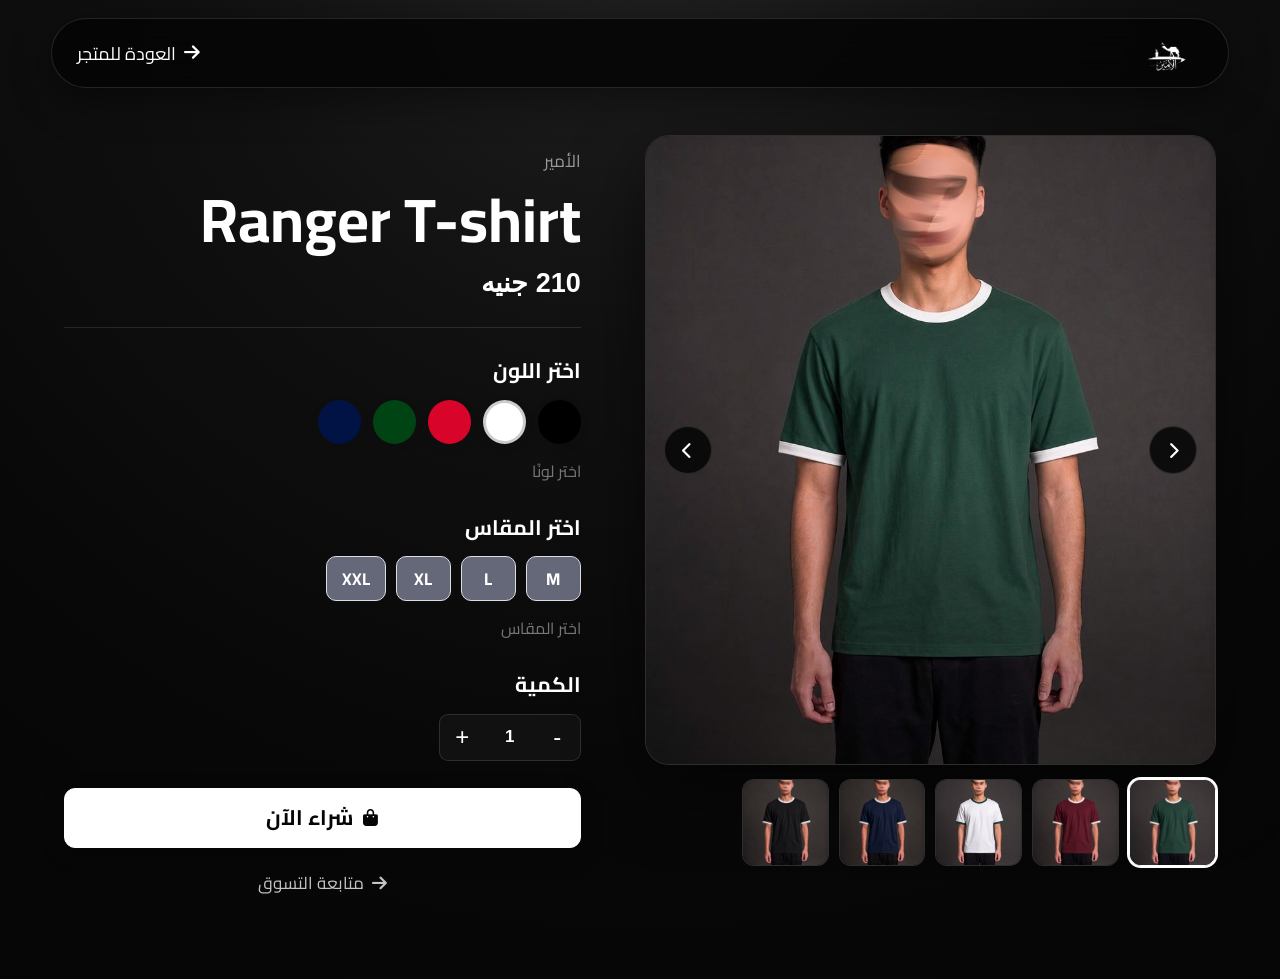
<file: product2.html>
<!DOCTYPE html>
<html lang="ar" dir="rtl">

<head>

    <meta charset="UTF-8">

    <meta
        name="viewport"
        content="width=device-width, initial-scale=1.0"
    >

    <meta
        name="description"
        content="تفاصيل المنتج | الأمير"
    >

    <meta
        name="theme-color"
        content="#080808"
    >

    <title>تفاصيل المنتج | الأمير</title>


    <!-- ================= GOOGLE FONT ================= -->

    <link rel="preconnect" href="https://fonts.googleapis.com">

    <link
        rel="preconnect"
        href="https://fonts.gstatic.com"
        crossorigin
    >

    <link
    href="https://fonts.googleapis.com/css2?family=Cairo:wght@400;500;600;700;800&display=swap"
    rel="stylesheet"
>


    <!-- ================= FONT AWESOME ================= -->

    <link
        rel="stylesheet"
        href="https://cdnjs.cloudflare.com/ajax/libs/font-awesome/6.5.2/css/all.min.css"
    >


    <!-- ================= PRODUCT CSS ================= -->

    <link
        rel="stylesheet"
        href="product.css"
    >


    <style>

        /* =========================
           الألوان
        ========================= */

        .color-options {

            display: flex;

            flex-wrap: wrap;

            gap: 12px;

            margin-top: 12px;

        }


        .color-option {

            width: 44px;

            height: 44px;

            border-radius: 50%;

            border: 3px solid transparent;

            cursor: pointer;

            position: relative;

            transition: 0.25s ease;

            box-shadow:
                0 3px 10px rgba(0, 0, 0, 0.12);

        }


        .color-option:hover {

            transform: scale(1.08);

        }


        .color-option.active {

            border-color: #111;

            transform: scale(1.08);

            box-shadow:
                0 0 0 3px #fff,
                0 0 0 5px #111;

        }


        .color-option.white-color {

            border-color: #ccc;

        }


        .color-option.white-color.active {

            border-color: #111;

        }


        .color-option::after {

            content: "✓";

            position: absolute;

            inset: 0;

            display: flex;

            align-items: center;

            justify-content: center;

            color: transparent;

            font-size: 20px;

            font-weight: bold;

        }


        .color-option.active::after {

            color: #fff;

            text-shadow:
                0 1px 3px #000;

        }


        .color-option.white-color.active::after {

            color: #111;

            text-shadow: none;

        }


        /* =========================
           اسم اللون
        ========================= */

        .selected-option {

            margin-top: 12px;

            font-size: 16px;

            color: #777;

        }


        /* =========================
           المقاسات
        ========================= */

        .size-options {

            display: flex;

            flex-wrap: wrap;

            gap: 10px;

            margin-top: 12px;

        }


        .size-options button {

            min-width: 55px;

            height: 45px;

            padding: 0 15px;

            border: 1px solid #ddd;

            background: #656879;

            border-radius: 10px;

            cursor: pointer;

            font-family: inherit;

            font-size: 17px;

            transition: 0.25s ease;

        }


        .size-options button:hover {

            border-color: #111;

        }


        .size-options button.active {

            background: #111;

            color: #fff;

            border-color: #111;

        }


        /* =========================
           زر الشراء
        ========================= */

        .add-product-btn {

            cursor: pointer;

        }

    </style>

</head>


<body>


    <!-- ================= NAVBAR ================= -->

    <header>

        <div class="product-logo">

            <a href="index.html">

                <img
                    src="images/photo_2026-08-23_02-54-05-removebg-preview.png"
                    alt="لوجو الأمير"
                >

            </a>

        </div>


        <div class="back-home">

            <a href="index.html">

                <i class="fa-solid fa-arrow-right"></i>

                العودة للمتجر

            </a>

        </div>

    </header>



    <!-- ================= PRODUCT ================= -->

    <main class="product-page">

        <div class="product-container">


            <!-- ================= صور المنتج ================= -->

            <div class="product-gallery">


                <div class="product-image-box">


                    <button
                        type="button"
                        class="gallery-arrow gallery-prev"
                        id="prevImage"
                        aria-label="الصورة السابقة"
                    >

                        <i class="fa-solid fa-chevron-right"></i>

                    </button>


                    <img
                        id="productImage"
                        src="images/زيتي.jpg"
                        alt="صورة المنتج"
                    >


                    <button
                        type="button"
                        class="gallery-arrow gallery-next"
                        id="nextImage"
                        aria-label="الصورة التالية"
                    >

                        <i class="fa-solid fa-chevron-left"></i>

                    </button>

                </div>



                <!-- ================= الصور المصغرة ================= -->

                <div
                    class="product-thumbnails"
                    id="productThumbnails"
                >


                    <button
                        type="button"
                        class="thumbnail active"
                        data-index="0"
                    >

                        <img
                            src="images/زيتي.jpg"
                            alt="صورة المنتج 1"
                        >

                    </button>


                    <button
                        type="button"
                        class="thumbnail"
                        data-index="1"
                    >

                        <img
                            src="images/نبيتي.jpg"
                            alt="صورة المنتج 2"
                        >

                    </button>


                    <button
                        type="button"
                        class="thumbnail"
                        data-index="2"
                    >

                        <img
                            src="images/ابيض.jpg"
                            alt="صورة المنتج 3"
                        >

                    </button>


                    <button
                        type="button"
                        class="thumbnail"
                        data-index="3"
                    >

                        <img
                            src="images/كحلي.jpg"
                            alt="صورة المنتج 4"
                        >

                    </button>


                    <button
                        type="button"
                        class="thumbnail"
                        data-index="4"
                    >

                        <img
                            src="images/اسود.jpg"
                            alt="صورة المنتج 5"
                        >

                    </button>
                </div>

            </div>



            <!-- ================= تفاصيل المنتج ================= -->

            <div class="product-info-box">


                <span class="product-label">

                    الأمير

                </span>


                <h1 id="productName">

                    المنتج

                </h1>


                <div
                    id="productPrice"
                    class="product-price"
                >

                    210 جنيه

                </div>


                <div class="divider"></div>



                <!-- ================= اللون ================= -->

                <div class="option-group">

                    <h3>

                        اختر اللون

                    </h3>


                    <div
                        id="colorOptions"
                        class="color-options"
                    >

                        <!-- الألوان تظهر هنا -->

                    </div>


                    <p
                        id="selectedColor"
                        class="selected-option"
                    >

                        اختر لونًا

                    </p>

                </div>



                <!-- ================= المقاس ================= -->

                <div class="option-group">

                    <h3>

                        اختر المقاس

                    </h3>


                    <div
                        id="sizeOptions"
                        class="size-options"
                    >


                        <button
                            type="button"
                            data-size="M"
                        >
                            M
                        </button>


                        <button
                            type="button"
                            data-size="L"
                        >
                            L
                        </button>


                        <button
                            type="button"
                            data-size="XL"
                        >
                            XL
                        </button>
                        <button
                            type="button"
                            data-size="XXL"
                        >
                            XXL
                        </button>

                    </div>


                    <p
                        id="selectedSize"
                        class="selected-option"
                    >

                        اختر المقاس

                    </p>

                </div>



                <!-- ================= الكمية ================= -->

                <div class="option-group">

                    <h3>

                        الكمية

                    </h3>


                    <div class="quantity-box">


                        <button
                            type="button"
                            id="decreaseBtn"
                        >

                            -

                        </button>


                        <span id="quantity">

                            1

                        </span>


                        <button
                            type="button"
                            id="increaseBtn"
                        >

                            +

                        </button>


                    </div>

                </div>



                <!-- ================= شراء الآن ================= -->

                <button
                    type="button"
                    id="addProductBtn"
                    class="add-product-btn"
                >

                    <i class="fa-solid fa-bag-shopping"></i>

                    شراء الآن

                </button>


                <a
                    href="index.html"
                    class="continue-shopping"
                >

                    <i class="fa-solid fa-arrow-right"></i>

                    متابعة التسوق

                </a>


            </div>

        </div>

    </main>



    <!-- ================= JAVASCRIPT ================= -->

    <script>

        /* =================================================
           بيانات المنتج
        ================================================= */

        /*
            عدّل الاسم والسعر هنا لكل منتج.
        */

        const productData = {

            name: "Ranger T-shirt",

            price: "210 جنيه",

            colors: [

                {
                    name: "أسود",
                    value: "#000000"
                },

                {
                    name: "أبيض",
                    value: "#ffffff",
                    white: true
                },

                {
                    name: "برجاندي",
                    value: "#d90429"
                },
                 {
                    name:"زيتي",
                    value: "#004414"
                 },
                {
                    name: "كحلي",
                    value: "#001344"
                },
            ]

        };



        /* =================================================
           وضع اسم وسعر المنتج
        ================================================= */

        document.getElementById(
            "productName"
        ).textContent =
            productData.name;


        document.getElementById(
            "productPrice"
        ).textContent =
            productData.price;



        /* =================================================
           صور المنتج
        ================================================= */

        const productImages = [

            "images/زيتي.jpg",

            "images/نبيتي.jpg",

            "images/ابيض.jpg",

            "images/كحلي.jpg",

            "images/اسود.jpg",
        ];


        const productImage =
            document.getElementById(
                "productImage"
            );


        const thumbnails =
            document.querySelectorAll(
                ".thumbnail"
            );


        const prevImage =
            document.getElementById(
                "prevImage"
            );


        const nextImage =
            document.getElementById(
                "nextImage"
            );


        let currentImage = 0;



        /* =================================================
           تغيير الصورة
        ================================================= */

        function changeProductImage(index) {

            if (index < 0) {

                index =
                    productImages.length - 1;

            }


            if (
                index >=
                productImages.length
            ) {

                index = 0;

            }


            currentImage = index;


            productImage.src =
                productImages[currentImage];


            thumbnails.forEach(
                (thumbnail, i) => {

                    thumbnail.classList.toggle(
                        "active",
                        i === currentImage
                    );

                }
            );

        }



        /* =================================================
           السابق
        ================================================= */

        prevImage.addEventListener(
            "click",
            () => {

                changeProductImage(
                    currentImage - 1
                );

            }
        );



        /* =================================================
           التالي
        ================================================= */

        nextImage.addEventListener(
            "click",
            () => {

                changeProductImage(
                    currentImage + 1
                );

            }
        );



        /* =================================================
           الصور المصغرة
        ================================================= */

        thumbnails.forEach(
            thumbnail => {

                thumbnail.addEventListener(
                    "click",
                    () => {

                        const index =
                            Number(
                                thumbnail.dataset.index
                            );


                        changeProductImage(
                            index
                        );

                    }
                );

            }
        );



        /* =================================================
           الكيبورد
        ================================================= */

        document.addEventListener(
            "keydown",
            event => {

                if (
                    event.key ===
                    "ArrowRight"
                ) {

                    changeProductImage(
                        currentImage - 1
                    );

                }


                if (
                    event.key ===
                    "ArrowLeft"
                ) {

                    changeProductImage(
                        currentImage + 1
                    );

                }

            }
        );



        /* =================================================
           الألوان
        ================================================= */

        const colorOptions =
            document.getElementById(
                "colorOptions"
            );


        const selectedColorElement =
            document.getElementById(
                "selectedColor"
            );


        let selectedColor = "";



        /* =================================================
           إنشاء أزرار الألوان
        ================================================= */

        productData.colors.forEach(
            color => {


                const button =
                    document.createElement(
                        "button"
                    );


                button.type = "button";


                button.className =
                    "color-option";


                if (color.white) {

                    button.classList.add(
                        "white-color"
                    );

                }


                button.style.backgroundColor =
                    color.value;


                button.title =
                    color.name;


                button.setAttribute(
                    "aria-label",
                    color.name
                );


                /* =========================
                   اختيار اللون
                ========================= */

                button.addEventListener(
                    "click",
                    () => {


                        document
                            .querySelectorAll(
                                ".color-option"
                            )
                            .forEach(
                                item => {

                                    item.classList
                                        .remove(
                                            "active"
                                        );

                                }
                            );


                        button.classList.add(
                            "active"
                        );


                        selectedColor =
                            color.name;


                        selectedColorElement
                            .textContent =
                            "اللون المختار: " +
                            selectedColor;

                    }
                );


                colorOptions.appendChild(
                    button
                );

            }
        );



        /* =================================================
           المقاسات
        ================================================= */

        const sizeButtons =
            document.querySelectorAll(
                "#sizeOptions button"
            );


        let selectedSize = "";



        sizeButtons.forEach(
            button => {


                button.addEventListener(
                    "click",
                    () => {


                        sizeButtons.forEach(
                            btn => {

                                btn.classList
                                    .remove(
                                        "active"
                                    );

                            }
                        );


                        button.classList.add(
                            "active"
                        );


                        selectedSize =
                            button.dataset.size;


                        document.getElementById(
                            "selectedSize"
                        ).textContent =
                            "المقاس المختار: " +
                            selectedSize;

                    }
                );

            }
        );



        /* =================================================
           الكمية
        ================================================= */

        const quantityElement =
            document.getElementById(
                "quantity"
            );


        const decreaseBtn =
            document.getElementById(
                "decreaseBtn"
            );


        const increaseBtn =
            document.getElementById(
                "increaseBtn"
            );


        let quantity = 1;



        increaseBtn.addEventListener(
            "click",
            () => {

                quantity++;

                quantityElement.textContent =
                    quantity;

            }
        );



        decreaseBtn.addEventListener(
            "click",
            () => {

                if (quantity > 1) {

                    quantity--;

                    quantityElement.textContent =
                        quantity;

                }

            }
        );



        /* =================================================
           شراء الآن
        ================================================= */

        const addProductBtn =
            document.getElementById(
                "addProductBtn"
            );


        addProductBtn.addEventListener(
            "click",
            () => {


                /* =========================
                   التحقق من اللون
                ========================= */

                if (!selectedColor) {

                    alert(
                        "من فضلك اختر اللون أولًا."
                    );

                    return;

                }


                /* =========================
                   التحقق من المقاس
                ========================= */

                if (!selectedSize) {

                    alert(
                        "من فضلك اختر المقاس أولًا."
                    );

                    return;

                }


                /* =========================
                   بيانات الطلب
                ========================= */

                const checkoutProduct = {

                    name:
                        productData.name,

                    price:
                        productData.price,

                    color:
                        selectedColor,

                    size:
                        selectedSize,

                    quantity:
                        quantity,

                    image:
                        productImage.src

                };


                /* =========================
                   حفظ المنتج
                ========================= */

                localStorage.setItem(

                    "checkoutProduct",

                    JSON.stringify(
                        checkoutProduct
                    )

                );


                /* =========================
                   الانتقال لإتمام الطلب
                ========================= */

                window.location.href =
                    "checkout.html";

            }
        );
/* =================================================
   تغيير الصور تلقائيًا كل 3 ثواني
================================================= */

setInterval(() => {

    changeProductImage(currentImage + 1);

}, 3000);
/* =================================================
   تحريك الصور بالسحب على الموبايل
================================================= */

let touchStartX = 0;
let touchEndX = 0;

productImage.addEventListener("touchstart", (event) => {

    touchStartX = event.touches[0].clientX;

});


productImage.addEventListener("touchend", (event) => {

    touchEndX = event.changedTouches[0].clientX;

    const difference = touchStartX - touchEndX;

    // سحب لليسار → الصورة التالية
    if (difference > 50) {

        changeProductImage(currentImage + 1);

    }

    // سحب لليمين → الصورة السابقة
    else if (difference < -50) {

        changeProductImage(currentImage - 1);

    }

});
    </script>


</body>

</html>
</file>
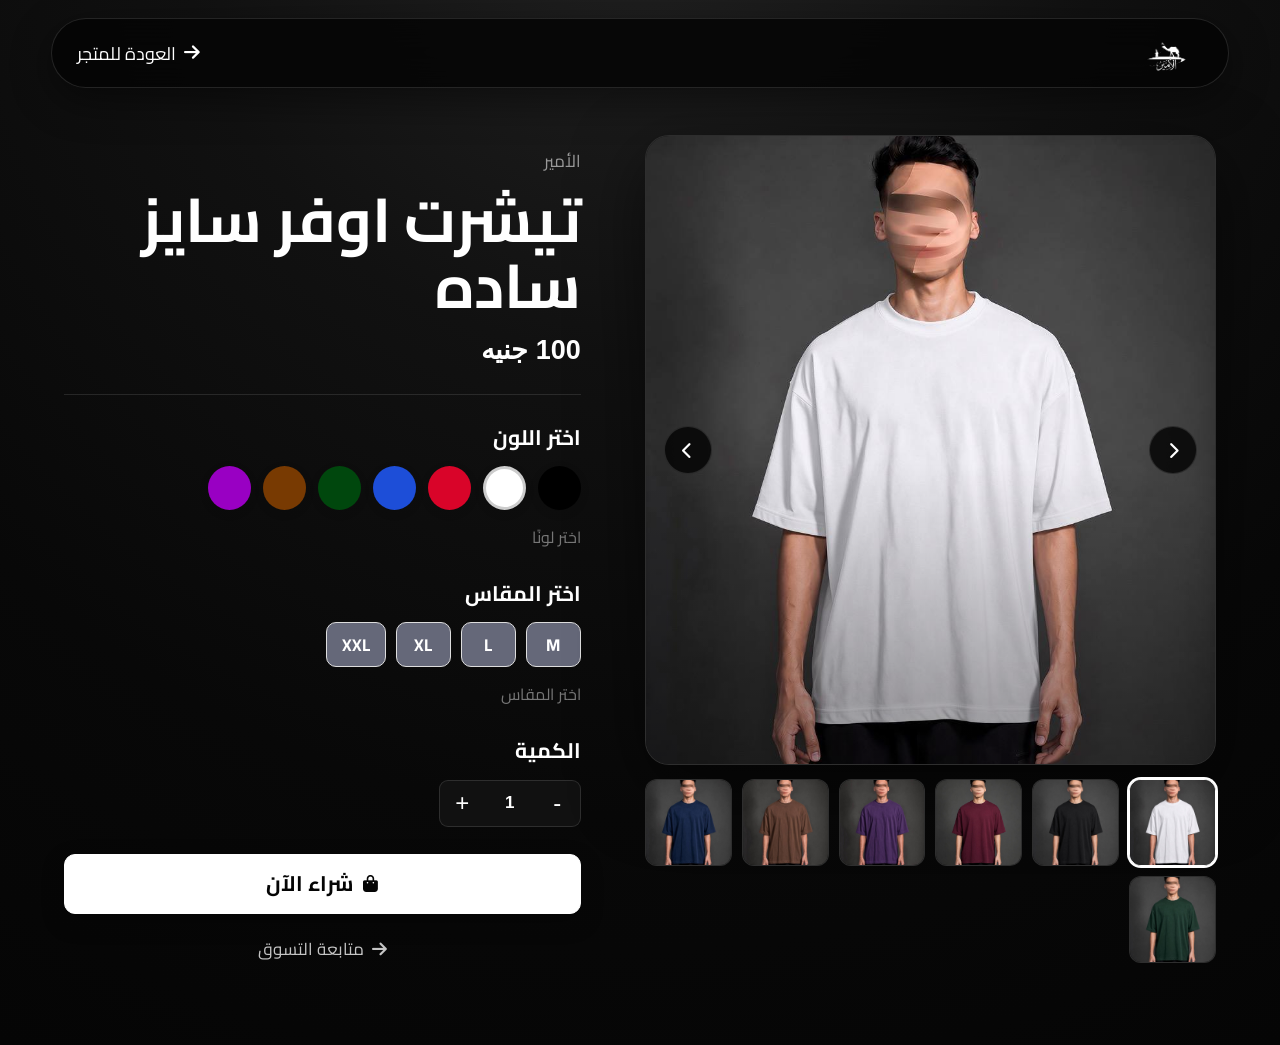
<file: product3.html>
<!DOCTYPE html>
<html lang="ar" dir="rtl">

<head>

    <meta charset="UTF-8">

    <meta
        name="viewport"
        content="width=device-width, initial-scale=1.0"
    >

    <meta
        name="description"
        content="تفاصيل المنتج | الأمير"
    >

    <meta
        name="theme-color"
        content="#080808"
    >

    <title>تفاصيل المنتج | الأمير</title>


    <!-- ================= GOOGLE FONT ================= -->

    <link rel="preconnect" href="https://fonts.googleapis.com">

    <link
        rel="preconnect"
        href="https://fonts.gstatic.com"
        crossorigin
    >

    <link
    href="https://fonts.googleapis.com/css2?family=Cairo:wght@400;500;600;700;800&display=swap"
    rel="stylesheet"
>


    <!-- ================= FONT AWESOME ================= -->

    <link
        rel="stylesheet"
        href="https://cdnjs.cloudflare.com/ajax/libs/font-awesome/6.5.2/css/all.min.css"
    >


    <!-- ================= PRODUCT CSS ================= -->

    <link
        rel="stylesheet"
        href="product.css"
    >


    <style>

        /* =========================
           الألوان
        ========================= */

        .color-options {

            display: flex;

            flex-wrap: wrap;

            gap: 12px;

            margin-top: 12px;

        }


        .color-option {

            width: 44px;

            height: 44px;

            border-radius: 50%;

            border: 3px solid transparent;

            cursor: pointer;

            position: relative;

            transition: 0.25s ease;

            box-shadow:
                0 3px 10px rgba(0, 0, 0, 0.12);

        }


        .color-option:hover {

            transform: scale(1.08);

        }


        .color-option.active {

            border-color: #111;

            transform: scale(1.08);

            box-shadow:
                0 0 0 3px #fff,
                0 0 0 5px #111;

        }


        .color-option.white-color {

            border-color: #ccc;

        }


        .color-option.white-color.active {

            border-color: #111;

        }


        .color-option::after {

            content: "✓";

            position: absolute;

            inset: 0;

            display: flex;

            align-items: center;

            justify-content: center;

            color: transparent;

            font-size: 20px;

            font-weight: bold;

        }


        .color-option.active::after {

            color: #fff;

            text-shadow:
                0 1px 3px #000;

        }


        .color-option.white-color.active::after {

            color: #111;

            text-shadow: none;

        }


        /* =========================
           اسم اللون
        ========================= */

        .selected-option {

            margin-top: 12px;

            font-size: 16px;

            color: #777;

        }


        /* =========================
           المقاسات
        ========================= */

        .size-options {

            display: flex;

            flex-wrap: wrap;

            gap: 10px;

            margin-top: 12px;

        }


        .size-options button {

            min-width: 55px;

            height: 45px;

            padding: 0 15px;

            border: 1px solid #ddd;

            background: #656879;

            border-radius: 10px;

            cursor: pointer;

            font-family: inherit;

            font-size: 17px;

            transition: 0.25s ease;

        }


        .size-options button:hover {

            border-color: #111;

        }


        .size-options button.active {

            background: #111;

            color: #fff;

            border-color: #111;

        }


        /* =========================
           زر الشراء
        ========================= */

        .add-product-btn {

            cursor: pointer;

        }

    </style>

</head>


<body>


    <!-- ================= NAVBAR ================= -->

    <header>

        <div class="product-logo">

            <a href="index.html">

                <img
                    src="images/photo_2026-08-23_02-54-05-removebg-preview.png"
                    alt="لوجو الأمير"
                >

            </a>

        </div>


        <div class="back-home">

            <a href="index.html">

                <i class="fa-solid fa-arrow-right"></i>

                العودة للمتجر

            </a>

        </div>

    </header>



    <!-- ================= PRODUCT ================= -->

    <main class="product-page">

        <div class="product-container">


            <!-- ================= صور المنتج ================= -->

            <div class="product-gallery">


                <div class="product-image-box">


                    <button
                        type="button"
                        class="gallery-arrow gallery-prev"
                        id="prevImage"
                        aria-label="الصورة السابقة"
                    >

                        <i class="fa-solid fa-chevron-right"></i>

                    </button>


                    <img
                        id="productImage"
                        src="images/ابيض ساده.jpg"
                        alt="صورة المنتج"
                    >


                    <button
                        type="button"
                        class="gallery-arrow gallery-next"
                        id="nextImage"
                        aria-label="الصورة التالية"
                    >

                        <i class="fa-solid fa-chevron-left"></i>

                    </button>

                </div>



                <!-- ================= الصور المصغرة ================= -->

                <div
                    class="product-thumbnails"
                    id="productThumbnails"
                >


                    <button
                        type="button"
                        class="thumbnail active"
                        data-index="0"
                    >

                        <img
                            src="images/ابيض ساده.jpg"
                            alt="صورة المنتج 1"
                        >

                    </button>


                    <button
                        type="button"
                        class="thumbnail"
                        data-index="1"
                    >

                        <img
                            src="images/اسود ساده.jpg"
                            alt="صورة المنتج 2"
                        >

                    </button>


                    <button
                        type="button"
                        class="thumbnail"
                        data-index="2"
                    >

                        <img
                            src="images/برجاندي ساده.jpg"
                            alt="صورة المنتج 3"
                        >

                    </button>


                    <button
                        type="button"
                        class="thumbnail"
                        data-index="3"
                    >

                        <img
                            src="images/بنفسجي ساده.jpg"
                            alt="صورة المنتج 4"
                        >

                    </button>


                    <button
                        type="button"
                        class="thumbnail"
                        data-index="4"
                    >

                        <img
                            src="images/بني ساه.jpg"
                            alt="صورة المنتج 5"
                        >

                    </button>


                    <button
                        type="button"
                        class="thumbnail"
                        data-index="5"
                    >

                        <img
                            src="images/كحلي ساده.jpg"
                            alt="صورة المنتج 6"
                        >

                    </button>

                     <button
                        type="button"
                        class="thumbnail"
                        data-index="5"
                    >

                        <img
                            src="images/اخضر ساده.jpg"
                            alt="صورة المنتج 6"
                        >

                    </button>


                </div>

            </div>



            <!-- ================= تفاصيل المنتج ================= -->

            <div class="product-info-box">


                <span class="product-label">

                    الأمير

                </span>


                <h1 id="productName">

                    المنتج

                </h1>


                <div
                    id="productPrice"
                    class="product-price"
                >

                    500 جنيه

                </div>


                <div class="divider"></div>



                <!-- ================= اللون ================= -->

                <div class="option-group">

                    <h3>

                        اختر اللون

                    </h3>


                    <div
                        id="colorOptions"
                        class="color-options"
                    >

                        <!-- الألوان تظهر هنا -->

                    </div>


                    <p
                        id="selectedColor"
                        class="selected-option"
                    >

                        اختر لونًا

                    </p>

                </div>



                <!-- ================= المقاس ================= -->

                <div class="option-group">

                    <h3>

                        اختر المقاس

                    </h3>


                    <div
                        id="sizeOptions"
                        class="size-options"
                    >

                        <button
                            type="button"
                            data-size="26"
                        >
                            M
                        </button>


                        <button
                            type="button"
                            data-size="28"
                        >
                            L
                        </button>


                        <button
                            type="button"
                            data-size="30"
                        >
                            XL
                        </button>


                        <button
                            type="button"
                            data-size="32"
                        >
                            XXL
                        </button>

                    </div>


                    <p
                        id="selectedSize"
                        class="selected-option"
                    >

                        اختر المقاس

                    </p>

                </div>



                <!-- ================= الكمية ================= -->

                <div class="option-group">

                    <h3>

                        الكمية

                    </h3>


                    <div class="quantity-box">


                        <button
                            type="button"
                            id="decreaseBtn"
                        >

                            -

                        </button>


                        <span id="quantity">

                            1

                        </span>


                        <button
                            type="button"
                            id="increaseBtn"
                        >

                            +

                        </button>


                    </div>

                </div>



                <!-- ================= شراء الآن ================= -->

                <button
                    type="button"
                    id="addProductBtn"
                    class="add-product-btn"
                >

                    <i class="fa-solid fa-bag-shopping"></i>

                    شراء الآن

                </button>


                <a
                    href="index.html"
                    class="continue-shopping"
                >

                    <i class="fa-solid fa-arrow-right"></i>

                    متابعة التسوق

                </a>


            </div>

        </div>

    </main>



    <!-- ================= JAVASCRIPT ================= -->

    <script>

        /* =================================================
           بيانات المنتج
        ================================================= */

        /*
            عدّل الاسم والسعر هنا لكل منتج.
        */

        const productData = {

            name: "تيشرت اوفر سايز ساده",

            price: "100 جنيه",

            colors: [

                {
                    name: "أسود",
                    value: "#000000"
                },

                {
                    name: "أبيض",
                    value: "#ffffff",
                    white: true
                },

                {
                    name: "برجاندي",
                    value: "#d90429"
                },

                {
                    name: "كحلي",
                    value: "#1d4ed8"
                },

                {
                    name: "زيتي",
                    value: "#00470d"
                },

                {
                    name: "بني",
                    value: "#783a02"
                },
                {
                    name:"موف",
                    value:"#9900c3"
                }

            ]

        };



        /* =================================================
           وضع اسم وسعر المنتج
        ================================================= */

        document.getElementById(
            "productName"
        ).textContent =
            productData.name;


        document.getElementById(
            "productPrice"
        ).textContent =
            productData.price;



        /* =================================================
           صور المنتج
        ================================================= */

        const productImages = [

            "images/ابيض ساده.jpg",
            "images/اسود ساده.jpg",
            "images/برجاندي ساده.jpg",
            "images/بنفسجي ساده.jpg",
            "images/بني ساه.jpg",
            "images/كحلي ساده.jpg",
            "images/اخضر ساده.jpg"

        ];


        const productImage =
            document.getElementById(
                "productImage"
            );


        const thumbnails =
            document.querySelectorAll(
                ".thumbnail"
            );


        const prevImage =
            document.getElementById(
                "prevImage"
            );


        const nextImage =
            document.getElementById(
                "nextImage"
            );


        let currentImage = 0;



        /* =================================================
           تغيير الصورة
        ================================================= */

        function changeProductImage(index) {

            if (index < 0) {

                index =
                    productImages.length - 1;

            }


            if (
                index >=
                productImages.length
            ) {

                index = 0;

            }


            currentImage = index;


            productImage.src =
                productImages[currentImage];


            thumbnails.forEach(
                (thumbnail, i) => {

                    thumbnail.classList.toggle(
                        "active",
                        i === currentImage
                    );

                }
            );

        }



        /* =================================================
           السابق
        ================================================= */

        prevImage.addEventListener(
            "click",
            () => {

                changeProductImage(
                    currentImage - 1
                );

            }
        );



        /* =================================================
           التالي
        ================================================= */

        nextImage.addEventListener(
            "click",
            () => {

                changeProductImage(
                    currentImage + 1
                );

            }
        );



        /* =================================================
           الصور المصغرة
        ================================================= */

        thumbnails.forEach(
            thumbnail => {

                thumbnail.addEventListener(
                    "click",
                    () => {

                        const index =
                            Number(
                                thumbnail.dataset.index
                            );


                        changeProductImage(
                            index
                        );

                    }
                );

            }
        );



        /* =================================================
           الكيبورد
        ================================================= */

        document.addEventListener(
            "keydown",
            event => {

                if (
                    event.key ===
                    "ArrowRight"
                ) {

                    changeProductImage(
                        currentImage - 1
                    );

                }


                if (
                    event.key ===
                    "ArrowLeft"
                ) {

                    changeProductImage(
                        currentImage + 1
                    );

                }

            }
        );



        /* =================================================
           الألوان
        ================================================= */

        const colorOptions =
            document.getElementById(
                "colorOptions"
            );


        const selectedColorElement =
            document.getElementById(
                "selectedColor"
            );


        let selectedColor = "";



        /* =================================================
           إنشاء أزرار الألوان
        ================================================= */

        productData.colors.forEach(
            color => {


                const button =
                    document.createElement(
                        "button"
                    );


                button.type = "button";


                button.className =
                    "color-option";


                if (color.white) {

                    button.classList.add(
                        "white-color"
                    );

                }


                button.style.backgroundColor =
                    color.value;


                button.title =
                    color.name;


                button.setAttribute(
                    "aria-label",
                    color.name
                );


                /* =========================
                   اختيار اللون
                ========================= */

                button.addEventListener(
                    "click",
                    () => {


                        document
                            .querySelectorAll(
                                ".color-option"
                            )
                            .forEach(
                                item => {

                                    item.classList
                                        .remove(
                                            "active"
                                        );

                                }
                            );


                        button.classList.add(
                            "active"
                        );


                        selectedColor =
                            color.name;


                        selectedColorElement
                            .textContent =
                            "اللون المختار: " +
                            selectedColor;

                    }
                );


                colorOptions.appendChild(
                    button
                );

            }
        );



        /* =================================================
           المقاسات
        ================================================= */

        const sizeButtons =
            document.querySelectorAll(
                "#sizeOptions button"
            );


        let selectedSize = "";



        sizeButtons.forEach(
            button => {


                button.addEventListener(
                    "click",
                    () => {


                        sizeButtons.forEach(
                            btn => {

                                btn.classList
                                    .remove(
                                        "active"
                                    );

                            }
                        );


                        button.classList.add(
                            "active"
                        );


                        selectedSize =
                            button.dataset.size;


                        document.getElementById(
                            "selectedSize"
                        ).textContent =
                            "المقاس المختار: " +
                            selectedSize;

                    }
                );

            }
        );



        /* =================================================
           الكمية
        ================================================= */

        const quantityElement =
            document.getElementById(
                "quantity"
            );


        const decreaseBtn =
            document.getElementById(
                "decreaseBtn"
            );


        const increaseBtn =
            document.getElementById(
                "increaseBtn"
            );


        let quantity = 1;



        increaseBtn.addEventListener(
            "click",
            () => {

                quantity++;

                quantityElement.textContent =
                    quantity;

            }
        );



        decreaseBtn.addEventListener(
            "click",
            () => {

                if (quantity > 1) {

                    quantity--;

                    quantityElement.textContent =
                        quantity;

                }

            }
        );



        /* =================================================
           شراء الآن
        ================================================= */

        const addProductBtn =
            document.getElementById(
                "addProductBtn"
            );


        addProductBtn.addEventListener(
            "click",
            () => {


                /* =========================
                   التحقق من اللون
                ========================= */

                if (!selectedColor) {

                    alert(
                        "من فضلك اختر اللون أولًا."
                    );

                    return;

                }


                /* =========================
                   التحقق من المقاس
                ========================= */

                if (!selectedSize) {

                    alert(
                        "من فضلك اختر المقاس أولًا."
                    );

                    return;

                }


                /* =========================
                   بيانات الطلب
                ========================= */

                const checkoutProduct = {

                    name:
                        productData.name,

                    price:
                        productData.price,

                    color:
                        selectedColor,

                    size:
                        selectedSize,

                    quantity:
                        quantity,

                    image:
                        productImage.src

                };


                /* =========================
                   حفظ المنتج
                ========================= */

                localStorage.setItem(

                    "checkoutProduct",

                    JSON.stringify(
                        checkoutProduct
                    )

                );


                /* =========================
                   الانتقال لإتمام الطلب
                ========================= */

                window.location.href =
                    "checkout.html";

            }
        );
     /* =================================================
   تغيير الصور تلقائيًا كل 3 ثواني
================================================= */

setInterval(() => {

    changeProductImage(currentImage + 1);

}, 3000);
/* =================================================
   تحريك الصور بالسحب على الموبايل
================================================= */

let touchStartX = 0;
let touchEndX = 0;

productImage.addEventListener("touchstart", (event) => {

    touchStartX = event.touches[0].clientX;

});


productImage.addEventListener("touchend", (event) => {

    touchEndX = event.changedTouches[0].clientX;

    const difference = touchStartX - touchEndX;

    // سحب لليسار → الصورة التالية
    if (difference > 50) {

        changeProductImage(currentImage + 1);

    }

    // سحب لليمين → الصورة السابقة
    else if (difference < -50) {

        changeProductImage(currentImage - 1);

    }

});
    </script>


</body>

</html>
</file>
<file: style.css>
/* =========================================================
   الامير | متجر الملابس
   Modern Black Luxury Store - 2026
========================================================= */

@import url('https://fonts.googleapis.com/css2?family=Aref+Ruqaa:wght@400;700&display=swap');


/* =========================================================
   ROOT
========================================================= */

:root {
    --black: #000000;
    --black-2: #080808;
    --black-3: #0d0d0d;
    --black-4: #111111;
    --black-5: #1b1b1b;

    --white: #ffffff;
    --white-soft: #e5e5e5;
    --white-light: #f5f5f5;

    --gray: #999999;
    --gray-light: #bbbbbb;
    --gray-dark: #555555;

    --border-light: rgba(255, 255, 255, 0.08);
    --border-medium: rgba(255, 255, 255, 0.13);
    --border-strong: rgba(255, 255, 255, 0.25);

    --green: #25d366;
    --green-dark: #1ebe5d;

    --transition: 0.3s ease;
}


/* =========================================================
   RESET
========================================================= */

* {
    margin: 0;
    padding: 0;
    box-sizing: border-box;
}

html {
    scroll-behavior: smooth;
    scroll-padding-top: 110px;
}

body {
    direction: rtl;
    min-width: 320px;
    min-height: 100vh;
    overflow-x: hidden;
    background: var(--black);
    color: var(--white);
    font-family: "Aref Ruqaa", serif;
}

img,
video {
    display: block;
    max-width: 100%;
}

button,
input,
select,
textarea,
a {
    font: inherit;
    -webkit-tap-highlight-color: transparent;
}

button {
    border: none;
    background: transparent;
    color: inherit;
    cursor: pointer;
}

a {
    color: inherit;
    text-decoration: none;
}

button:focus-visible,
a:focus-visible,
input:focus-visible {
    outline: 2px solid var(--white);
    outline-offset: 3px;
}


/* =========================================================
   SELECTION
========================================================= */

::selection {
    background: var(--white);
    color: var(--black);
}


/* =========================================================
   SCROLLBAR
========================================================= */

::-webkit-scrollbar {
    width: 8px;
}

::-webkit-scrollbar-track {
    background: var(--black);
}

::-webkit-scrollbar-thumb {
    background: var(--gray-dark);
    border-radius: 20px;
}

::-webkit-scrollbar-thumb:hover {
    background: #888;
}


/* =========================================================
   NAVBAR
========================================================= */

header {
    position: fixed;
    top: 18px;
    right: 50%;

    width: min(94%, 1200px);
    height: 72px;

    z-index: 1000;

    display: flex;
    align-items: center;
    justify-content: space-between;

    padding: 0 24px;

    background: rgba(68, 68, 68, 0.452);

    border: 1px solid rgba(255, 255, 255, 0.13);
    border-radius: 50px;

    backdrop-filter: blur(20px);
    -webkit-backdrop-filter: blur(20px);

    box-shadow:
        0 15px 45px rgba(255, 255, 255, 0.45);

    transform: translateX(50%);

    transition:
        background var(--transition),
        box-shadow var(--transition),
        border-color var(--transition);
}

header:hover {
    background: rgba(8, 8, 8, 0.86);
    border-color: rgba(255, 255, 255, 0.18);
}


/* =========================================================
   LOGO
========================================================= */

.logo {
    display: flex;
    align-items: center;
    justify-content: center;
    flex-shrink: 0;
}

.logo a {
    display: flex;
    align-items: center;
    justify-content: center;
}

.logo img {
    width: 82px;
    max-height: 58px;
    object-fit: contain;

    transition:
        transform var(--transition),
        opacity var(--transition);
}

.logo img:hover {
    transform: scale(1.08);
    opacity: 0.9;
}


/* =========================================================
   NAVIGATION
========================================================= */

nav {
    display: flex;
    align-items: center;
    justify-content: center;

    gap: 4px;
    padding: 5px 7px;

    background: rgba(255, 255, 255, 0.055);

    border: 1px solid rgba(255, 255, 255, 0.1);
    border-radius: 40px;
}

nav a {
    display: flex;
    align-items: center;
    justify-content: center;

    padding: 9px 16px;

    color: var(--white);

    font-size: 18px;
    font-weight: 700;

    white-space: nowrap;

    border-radius: 30px;

    transition:
        background var(--transition),
        color var(--transition),
        transform var(--transition);
}

nav a:hover {
    background: var(--white);
    color: var(--black);
    transform: translateY(-1px);
}


/* =========================================================
   HEADER ICONS
========================================================= */

.icons {
    display: flex;
    align-items: center;

    gap: 10px;

    flex-shrink: 0;
}


/* =========================================================
   SEARCH ICON
========================================================= */

#searchIcon {
    position: relative;

    width: 42px;
    height: 42px;

    display: flex;
    align-items: center;
    justify-content: center;

    background: rgba(255, 255, 255, 0.06);
    color: var(--white);

    border: 1px solid var(--border-medium);
    border-radius: 50%;

    cursor: pointer;

    transition:
        background var(--transition),
        color var(--transition),
        transform var(--transition),
        border-color var(--transition);
}

#searchIcon:hover {
    background: var(--white);
    color: var(--black);
    border-color: var(--white);
    transform: translateY(-2px);
}


/* =========================================================
   CART
========================================================= */

.cart {
    position: relative;

    width: 42px;
    height: 42px;

    display: flex;
    align-items: center;
    justify-content: center;

    background: rgba(255, 255, 255, 0.06);
    color: var(--white);

    border: 1px solid var(--border-medium);
    border-radius: 50%;

    cursor: pointer;

    transition:
        background var(--transition),
        color var(--transition),
        transform var(--transition),
        border-color var(--transition);
}

.cart:hover {
    background: var(--white);
    color: var(--black);
    border-color: var(--white);
    transform: translateY(-2px);
}

#searchIcon i,
.cart i {
    font-size: 17px;
}


/* =========================================================
   CART COUNT
========================================================= */

#count {
    position: absolute;

    top: -8px;
    right: -8px;

    min-width: 20px;
    height: 20px;

    padding: 0 5px;

    display: flex;
    align-items: center;
    justify-content: center;

    background: var(--white);
    color: var(--black);

    border-radius: 50%;

    font-family: Arial, sans-serif;
    font-size: 11px;
    font-weight: 700;
    line-height: 1;

    box-shadow:
        0 4px 12px rgba(0, 0, 0, 0.4);
}


/* =========================================================
   HERO
========================================================= */

.hero {
    position: relative;

    width: 100%;
    height: 100vh;
    min-height: 650px;

    overflow: hidden;

    display: flex;
    align-items: center;
    justify-content: center;

    text-align: center;

    background: var(--black);
}


/* =========================================================
   HERO VIDEO
========================================================= */

.hero-video {
    position: absolute;
    inset: 0;

    width: 100%;
    height: 100%;

    object-fit: cover;

    z-index: 0;
}


/* =========================================================
   HERO OVERLAY
========================================================= */

.overlay {
    position: absolute;
    inset: 0;

    z-index: 1;

    background:
        linear-gradient(
            to bottom,
            rgba(0, 0, 0, 0.25) 0%,
            rgba(0, 0, 0, 0.45) 45%,
            rgba(0, 0, 0, 0.94) 100%
        );
}


/* =========================================================
   HERO CONTENT
========================================================= */

.hero-content {
    position: relative;

    z-index: 2;

    width: min(90%, 900px);

    padding: 20px;

    animation: heroFade 1.2s ease both;
}

.hero-content h1 {
    margin-bottom: 20px;

    color: var(--white);

    font-size: clamp(65px, 9vw, 130px);
    line-height: 1;

    font-weight: 700;

    letter-spacing: 3px;

    text-shadow:
        0 7px 35px rgba(0, 0, 0, 0.9);
}

.hero-content p {
    margin-bottom: 38px;

    color: var(--white-soft);

    font-size: clamp(22px, 3vw, 34px);
}


/* =========================================================
   SHOP BUTTON
========================================================= */

#shopBtn {
    display: inline-flex;
    align-items: center;
    justify-content: center;

    min-width: 180px;

    padding: 15px 45px;

    background: var(--white);
    color: var(--black);

    border-radius: 12px;

    font-size: 21px;
    font-weight: 700;

    box-shadow:
        0 12px 35px rgba(0, 0, 0, 0.4);

    transition:
        transform var(--transition),
        background var(--transition),
        color var(--transition),
        box-shadow var(--transition);
}

#shopBtn:hover {
    transform: translateY(-4px);

    background: var(--black-5);
    color: var(--white);

    box-shadow:
        0 18px 40px rgba(0, 0, 0, 0.55);
}

#shopBtn:active {
    transform: scale(0.96);
}


/* =========================================================
   PRODUCTS SECTION
========================================================= */

.products {
    padding: 110px 6%;

    background:
        radial-gradient(
            circle at top,
            #1b1b1b 0%,
            var(--black-3) 42%,
            var(--black) 100%
        );
}

.products h2 {
    position: relative;

    margin-bottom: 65px;

    text-align: center;

    color: var(--white);

    font-size: clamp(35px, 5vw, 55px);
    line-height: 1.2;
}

.products h2::after {
    content: "";

    display: block;

    width: 70px;
    height: 3px;

    margin: 15px auto 0;

    background: var(--white);

    border-radius: 10px;
}


/* =========================================================
   PRODUCT GRID
========================================================= */

.product-grid {
    width: 100%;
    max-width: 1400px;

    margin: 0 auto;

    display: grid;

    grid-template-columns:
        repeat(3, minmax(0, 1fr));

    gap: 30px;
}


/* =========================================================
   PRODUCT CARD
========================================================= */

.product-card {
    position: relative;

    min-width: 0;

    overflow: hidden;
    isolation: isolate;

    background: var(--black-4);

    border: 1px solid var(--border-light);
    border-radius: 16px;

    box-shadow:
        0 10px 30px rgba(0, 0, 0, 0.3);

    transition:
        transform 0.4s ease,
        border-color 0.4s ease,
        box-shadow 0.4s ease;
}

.product-card:hover {
    transform: translateY(-9px);

    border-color: var(--border-strong);

    box-shadow:
        0 22px 55px rgba(0, 0, 0, 0.58);
}


/* =========================================================
   CARD BORDER GLOW
========================================================= */

.product-card::after {
    content: "";

    position: absolute;
    inset: 0;

    z-index: 4;

    border-radius: inherit;

    pointer-events: none;

    opacity: 0;

    box-shadow:
        inset 0 0 0 1px rgba(255, 255, 255, 0.16);

    transition: opacity var(--transition);
}

.product-card:hover::after {
    opacity: 1;
}


/* =========================================================
   PRODUCT IMAGE
========================================================= */

.product-card > img {
    width: 100%;
    height: 430px;

    object-fit: cover;

    cursor: pointer;

    transition:
        opacity 0.25s ease,
        transform 0.6s ease,
        filter 0.6s ease;
}

.product-card:hover > img {
    transform: scale(1.055);
    filter: brightness(0.87);
}


/* =========================================================
   IMAGE HINT
========================================================= */

.product-card .image-hint {
    position: absolute;

    top: 15px;
    left: 15px;

    z-index: 10;

    padding: 7px 11px;

    background: rgba(0, 0, 0, 0.65);
    color: #fff;

    border: 1px solid rgba(255, 255, 255, 0.15);
    border-radius: 20px;

    font-family: Arial, sans-serif;
    font-size: 11px;

    opacity: 0;

    pointer-events: none;

    transition: opacity 0.3s ease;
}

.product-card:hover .image-hint {
    opacity: 1;
}


/* =========================================================
   PRODUCT INFO
========================================================= */

.product-info {
    position: relative;

    z-index: 5;

    padding: 23px;

    text-align: center;

    background:
        linear-gradient(
            to bottom,
            #151515,
            #0d0d0d
        );
}

.product-info h3 {
    margin-bottom: 8px;

    color: var(--white);

    font-size: 26px;
    line-height: 1.3;
}

.price {
    margin-bottom: 18px;

    color: #dddddd;

    font-family: Arial, sans-serif;
    font-size: 19px;
    font-weight: 700;
}


/* =========================================================
   PRODUCT ACTIONS
========================================================= */

.product-actions {
    width: 100%;

    display: flex;
    align-items: stretch;

    gap: 10px;

    margin-top: 12px;
}


/* =========================================================
   BOTH PRODUCT BUTTONS
========================================================= */

.product-actions button,
.product-actions a {
    position: relative;

    flex: 1;
    min-width: 0;
    min-height: 52px;

    display: flex;
    align-items: center;
    justify-content: center;

    gap: 7px;

    padding: 10px 12px;

    overflow: hidden;

    border-radius: 11px;

    font-size: 16px;
    font-weight: 700;

    cursor: pointer;

    transition:
        transform 0.25s ease,
        background 0.25s ease,
        color 0.25s ease,
        border-color 0.25s ease,
        box-shadow 0.25s ease;
}


/* =========================================================
   ADD TO CART BUTTON
========================================================= */

.product-actions .add-product-btn {
    background:
        linear-gradient(
            135deg,
            #ffffff,
            #eeeeee
        );

    color: var(--black);

    border: 1px solid rgba(255, 255, 255, 0.75);

    box-shadow:
        0 7px 20px rgba(0, 0, 0, 0.3);
}

.product-actions .add-product-btn:hover {
    background:
        linear-gradient(
            135deg,
            #1e1e1e,
            #080808
        );

    color: var(--white);

    border-color:
        rgba(255, 255, 255, 0.5);

    transform: translateY(-3px);

    box-shadow:
        0 12px 28px rgba(0, 0, 0, 0.5);
}

.product-actions .add-product-btn:active {
    transform: scale(0.97);
}

.product-actions .add-product-btn i {
    transition:
        transform 0.25s ease;
}

.product-actions .add-product-btn:hover i {
    transform:
        scale(1.1)
        translateX(-2px);
}


/* =========================================================
   VIEW PRODUCT BUTTON
========================================================= */

.product-actions .view-product-btn {
    background:
        rgba(255, 255, 255, 0.055);

    color: var(--white);

    border:
        1px solid rgba(255, 255, 255, 0.16);

    box-shadow:
        0 7px 20px rgba(0, 0, 0, 0.2);
}

.product-actions .view-product-btn:hover {
    background: var(--white);

    color: var(--black);

    border-color: var(--white);

    transform: translateY(-3px);

    box-shadow:
        0 12px 28px rgba(0, 0, 0, 0.35);
}

.product-actions .view-product-btn:active {
    transform: scale(0.97);
}

.product-actions .view-product-btn i {
    transition:
        transform 0.25s ease;
}

.product-actions .view-product-btn:hover i {
    transform: scale(1.1);
}


/* =========================================================
   CART SECTION
========================================================= */

.cart-section {
    padding: 100px 6%;

    background:
        linear-gradient(
            180deg,
            #0b0b0b,
            #050505
        );

    border-top:
        1px solid var(--border-light);

    scroll-margin-top: 90px;
}

.cart-section h2 {
    margin-bottom: 45px;

    text-align: center;

    color: var(--white);

    font-size: 45px;
}

#cart-items {
    width: 100%;
    max-width: 900px;

    min-height: 80px;

    margin: 0 auto;

    padding: 10px;
}


/* =========================================================
   CART ITEM
========================================================= */

.cart-item {
    display: flex;
    align-items: center;
    justify-content: space-between;

    gap: 20px;

    padding: 15px;
    margin-bottom: 15px;

    background: var(--black-4);

    border:
        1px solid var(--border-light);

    border-radius: 12px;

    box-shadow:
        0 5px 20px rgba(0, 0, 0, 0.3);

    transition:
        border-color var(--transition),
        transform var(--transition);
}

.cart-item:hover {
    border-color:
        rgba(255, 255, 255, 0.16);
}


/* =========================================================
   CART PRODUCT
========================================================= */

.cart-product {
    display: flex;
    align-items: center;

    gap: 15px;

    min-width: 0;
}

.cart-product img {
    flex-shrink: 0;

    width: 75px;
    height: 75px;

    object-fit: cover;

    border-radius: 9px;

    border:
        1px solid rgba(255, 255, 255, 0.08);
}

.cart-product h3 {
    margin-bottom: 5px;

    color: var(--white);

    font-size: 20px;
}

.cart-product p {
    color: var(--gray-light);

    font-family: Arial, sans-serif;
}


/* =========================================================
   CART CONTROLS
========================================================= */

.cart-controls {
    display: flex;
    align-items: center;

    gap: 10px;

    flex-shrink: 0;
}

.quantity-btn,
.remove-btn {
    display: flex;
    align-items: center;
    justify-content: center;

    cursor: pointer;

    transition:
        background var(--transition),
        color var(--transition),
        transform var(--transition);
}


/* =========================================================
   QUANTITY BUTTON
========================================================= */

.quantity-btn {
    width: 32px;
    height: 32px;

    background: var(--white);
    color: var(--black);

    border-radius: 7px;

    font-family: Arial, sans-serif;
    font-size: 18px;
    font-weight: 700;
}

.quantity-btn:hover {
    background: #cccccc;
}

.quantity-btn:active {
    transform: scale(0.9);
}


/* =========================================================
   QUANTITY NUMBER
========================================================= */

.cart-controls span {
    min-width: 25px;

    text-align: center;

    color: var(--white);

    font-family: Arial, sans-serif;
}


/* =========================================================
   REMOVE BUTTON
========================================================= */

.remove-btn {
    width: 35px;
    height: 35px;

    margin-right: 8px;

    background: #1c1c1c;
    color: var(--white);

    border-radius: 7px;
}

.remove-btn:hover {
    background: var(--white);
    color: var(--black);
}


/* =========================================================
   EMPTY CART
========================================================= */

.empty-cart {
    padding: 35px;

    text-align: center;

    color: var(--gray);
}

.empty-cart p {
    margin-bottom: 5px;

    color: var(--white);

    font-size: 25px;
}


/* =========================================================
   CART TOTAL
========================================================= */

.cart-total {
    width: 100%;
    max-width: 900px;

    margin: 35px auto 0;

    padding-top: 30px;

    text-align: center;

    border-top:
        1px solid rgba(255, 255, 255, 0.15);
}

.cart-total h3 {
    margin-bottom: 25px;

    color: var(--white);

    font-size: 27px;
}

#total-price {
    font-family: Arial, sans-serif;
}


/* =========================================================
   WHATSAPP CHECKOUT
========================================================= */

.checkout-btn {
    min-width: 250px;

    display: inline-flex;
    align-items: center;
    justify-content: center;

    gap: 10px;

    padding: 15px 35px;

    background: var(--green);
    color: #06170b;

    border:
        1px solid rgba(255, 255, 255, 0.12);

    border-radius: 10px;

    font-size: 19px;
    font-weight: 700;

    cursor: pointer;

    box-shadow:
        0 10px 28px rgba(37, 211, 102, 0.17);

    transition:
        transform var(--transition),
        background var(--transition),
        color var(--transition),
        box-shadow var(--transition);
}

.checkout-btn i {
    font-size: 20px;
}

.checkout-btn:hover {
    background: var(--green-dark);

    color: var(--white);

    transform: translateY(-3px);

    box-shadow:
        0 15px 35px rgba(37, 211, 102, 0.27);
}

.checkout-btn:active {
    transform: scale(0.97);
}


/* =========================================================
   SEARCH
========================================================= */

.search-box {
    position: fixed;
    inset: 0;

    z-index: 2000;

    display: flex;
    align-items: flex-start;
    justify-content: center;

    padding-top: 120px;

    background:
        rgba(0, 0, 0, 0.96);

    backdrop-filter: blur(12px);
    -webkit-backdrop-filter: blur(12px);
}

.search-inner {
    width: min(600px, 90%);

    display: flex;
    align-items: center;

    gap: 10px;
}

.search-inner input {
    flex: 1;

    width: 100%;
    height: 55px;

    padding: 0 20px;

    outline: none;

    background: var(--black-4);
    color: var(--white);

    border:
        1px solid #444;

    border-radius: 9px;

    font-size: 19px;
}

.search-inner input::placeholder {
    color: #888;
}

.search-inner input:focus {
    border-color: var(--white);
}


/* =========================================================
   CLOSE SEARCH
========================================================= */

#closeSearch {
    width: 55px;
    height: 55px;

    display: flex;
    align-items: center;
    justify-content: center;

    flex-shrink: 0;

    background: var(--white);
    color: var(--black);

    border-radius: 9px;

    font-size: 20px;

    cursor: pointer;

    transition:
        background var(--transition),
        color var(--transition),
        transform var(--transition);
}

#closeSearch:hover {
    background: #222;
    color: var(--white);

    transform: rotate(3deg);
}


/* =========================================================
   ABOUT
========================================================= */

.about-section {
    padding: 110px 6%;

    text-align: center;

    background:
        radial-gradient(
            circle at center,
            #151515,
            #080808 70%
        );

    border-top:
        1px solid var(--border-light);
}

.about-content {
    width: min(850px, 100%);

    margin: 0 auto;
}

.about-content h2 {
    margin-bottom: 25px;

    color: var(--white);

    font-size: clamp(38px, 5vw, 55px);
}

.about-content p {
    color: #ccc;

    font-size: clamp(19px, 2.5vw, 25px);

    line-height: 2;
}


/* =========================================================
   CONTACT
========================================================= */

.contact-section {
    padding: 100px 6%;

    text-align: center;

    background: var(--black);

    border-top:
        1px solid var(--border-light);
}

.contact-section h2 {
    margin-bottom: 15px;

    color: var(--white);

    font-size: clamp(38px, 5vw, 55px);
}

.contact-section > p {
    color: var(--gray);

    font-size: 20px;
}


/* =========================================================
   SOCIAL LINKS
========================================================= */

.social-links {
    display: flex;
    align-items: center;
    justify-content: center;

    gap: 15px;

    margin-top: 30px;
}

.social-links a {
    width: 48px;
    height: 48px;

    display: flex;
    align-items: center;
    justify-content: center;

    background: var(--black-4);
    color: var(--white);

    border:
        1px solid rgba(255, 255, 255, 0.15);

    border-radius: 50%;

    font-family: Arial, sans-serif;
    font-size: 17px;

    transition:
        background var(--transition),
        color var(--transition),
        transform var(--transition),
        border-color var(--transition);
}

.social-links a:hover {
    background: var(--white);
    color: var(--black);

    border-color: var(--white);

    transform: translateY(-5px);
}


/* =========================================================
   FOOTER
========================================================= */

footer {
    padding: 70px 20px 35px;

    text-align: center;

    background: #030303;

    border-top:
        1px solid var(--border-light);
}

footer h3 {
    margin-bottom: 12px;

    color: var(--white);

    font-size: 42px;
}

footer p {
    margin: 8px 0;

    color: var(--gray);

    font-size: 17px;
}


/* =========================================================
   ANIMATION
========================================================= */

@keyframes heroFade {
    from {
        opacity: 0;

        transform:
            translateY(35px);
    }

    to {
        opacity: 1;

        transform:
            translateY(0);
    }
}


/* =========================================================
   PRODUCT IMAGE HOVER SLIDER
========================================================= */

.product-card > img {
    cursor: pointer;

    transition:
        opacity 0.25s ease,
        transform 0.5s ease,
        filter 0.5s ease;
}


/* =========================================================
   PRODUCT OPTIONS MODAL
========================================================= */

.product-options-modal {
    position: fixed;
    inset: 0;

    z-index: 5000;

    display: flex;
    align-items: center;
    justify-content: center;

    padding: 20px;

    background: rgba(0, 0, 0, 0.72);

    backdrop-filter: blur(8px);
    -webkit-backdrop-filter: blur(8px);

    opacity: 0;
    visibility: hidden;

    transition:
        opacity 0.2s ease,
        visibility 0.2s ease;
}

.product-options-modal.show {
    opacity: 1;
    visibility: visible;
}


/* =========================================================
   PRODUCT OPTIONS BOX
========================================================= */

.product-options-box {
    position: relative;

    width: min(430px, 100%);
    max-height: 90vh;

    overflow-y: auto;

    background:
        linear-gradient(
            145deg,
            #181818,
            #090909
        );

    border:
        1px solid rgba(255, 255, 255, 0.14);

    border-radius: 20px;

    box-shadow:
        0 30px 80px rgba(0, 0, 0, 0.7);

    transform:
        translateY(20px)
        scale(0.96);

    transition:
        transform 0.25s ease;
}

.product-options-modal.show .product-options-box {
    transform:
        translateY(0)
        scale(1);
}


/* =========================================================
   CLOSE MODAL
========================================================= */

.product-options-close {
    position: absolute;

    top: 12px;
    left: 12px;

    z-index: 10;

    width: 36px;
    height: 36px;

    display: flex;
    align-items: center;
    justify-content: center;

    background: rgba(0, 0, 0, 0.65);
    color: #fff;

    border:
        1px solid rgba(255, 255, 255, 0.15);

    border-radius: 50%;

    font-family: Arial, sans-serif;
    font-size: 25px;
    line-height: 1;

    cursor: pointer;

    transition:
        background 0.2s ease,
        color 0.2s ease,
        transform 0.2s ease;
}

.product-options-close:hover {
    background: #fff;
    color: #000;

    transform: rotate(90deg);
}


/* =========================================================
   MODAL IMAGE
========================================================= */

.product-options-image {
    width: 100%;
    height: 190px;

    overflow: hidden;

    background: #111;
}

.product-options-image img {
    width: 100%;
    height: 100%;

    object-fit: cover;
}


/* =========================================================
   MODAL CONTENT
========================================================= */

.product-options-content {
    padding: 22px;

    text-align: right;
}

.product-options-content h3 {
    margin-bottom: 5px;

    color: #fff;

    font-size: 27px;
}

.product-options-price {
    margin-bottom: 22px;

    color: #ccc;

    font-family: Arial, sans-serif;

    font-size: 17px;
    font-weight: 700;
}


/* =========================================================
   OPTION GROUP
========================================================= */

.option-group {
    margin-bottom: 20px;
}

.option-title {
    margin-bottom: 10px;

    color: #fff;

    font-size: 18px;
    font-weight: 700;
}


/* =========================================================
   COLORS
========================================================= */

.modal-color-options {
    display: flex;
    flex-wrap: wrap;

    gap: 8px;
}

.modal-color-option {
    display: flex;
    align-items: center;

    gap: 7px;

    padding: 7px 12px;

    background: #151515;
    color: #fff;

    border:
        1px solid rgba(255, 255, 255, 0.13);

    border-radius: 9px;

    cursor: pointer;

    font-size: 14px;

    transition:
        background 0.2s ease,
        border-color 0.2s ease,
        color 0.2s ease,
        transform 0.2s ease;
}

.modal-color-option span {
    width: 19px;
    height: 19px;

    display: block;

    border-radius: 50%;

    border:
        1px solid rgba(255, 255, 255, 0.35);
}

.modal-color-option.active {
    background: #fff;
    color: #000;

    border-color: #fff;
}

.modal-color-option:hover {
    transform: translateY(-2px);
}


/* =========================================================
   SIZES
========================================================= */

.modal-size-options {
    display: flex;
    flex-wrap: wrap;

    gap: 8px;
}

.modal-size-option {
    min-width: 52px;
    height: 42px;

    padding: 0 13px;

    background: #151515;
    color: #fff;

    border:
        1px solid rgba(255, 255, 255, 0.15);

    border-radius: 9px;

    font-family: Arial, sans-serif;
    font-size: 14px;
    font-weight: 700;

    cursor: pointer;

    transition:
        background 0.2s ease,
        color 0.2s ease,
        border-color 0.2s ease,
        transform 0.2s ease;
}

.modal-size-option:hover {
    transform: translateY(-2px);

    border-color: #fff;
}

.modal-size-option.active {
    background: #fff;
    color: #000;

    border-color: #fff;
}


/* =========================================================
   MODAL ADD BUTTON
========================================================= */

.modal-add-to-cart {
    width: 100%;
    min-height: 52px;

    display: flex;
    align-items: center;
    justify-content: center;

    gap: 9px;

    margin-top: 8px;

    background: #fff;
    color: #000;

    border-radius: 11px;

    font-size: 17px;
    font-weight: 700;

    cursor: pointer;

    box-shadow:
        0 10px 25px rgba(0, 0, 0, 0.35);

    transition:
        transform 0.2s ease,
        background 0.2s ease,
        color 0.2s ease;
}

.modal-add-to-cart:hover {
    background: #ddd;

    transform: translateY(-2px);
}

.modal-add-to-cart:active {
    transform: scale(0.98);
}

.modal-add-to-cart:disabled {
    cursor: default;
    opacity: 0.7;
}


/* =========================================================
   TABLET
========================================================= */

@media (max-width: 1000px) {

    header {
        width: 94%;
        padding: 0 20px;
    }

    nav {
        gap: 3px;
    }

    nav a {
        padding: 8px 12px;
        font-size: 16px;
    }

    .product-grid {
        grid-template-columns:
            repeat(2, minmax(0, 1fr));

        gap: 25px;
    }

    .product-card > img {
        height: 400px;
    }
}


/* =========================================================
   MOBILE
========================================================= */

@media (max-width: 700px) {

    header {
        top: 10px;

        width: 95%;
        height: 64px;

        padding: 0 12px;

        display: grid;

        grid-template-columns:
            auto minmax(0, 1fr) auto;

        gap: 8px;

        border-radius: 40px;
    }


    /* Logo */

    .logo img {
        width: 62px;
        max-height: 48px;
    }


    /* Navigation */

    nav {
        min-width: 0;

        overflow-x: auto;

        justify-content: flex-start;

        gap: 2px;

        padding: 4px;

        scrollbar-width: none;
    }

    nav::-webkit-scrollbar {
        display: none;
    }

    nav a {
        flex: 0 0 auto;

        padding: 7px 8px;

        font-size: 13px;
    }


    /* Icons */

    .icons {
        gap: 7px;
    }

    #searchIcon,
    .cart {
        width: 37px;
        height: 37px;
    }

    #searchIcon i,
    .cart i {
        font-size: 15px;
    }

    #count {
        top: -7px;
        right: -7px;

        min-width: 17px;
        height: 17px;

        font-size: 9px;
    }


    /* Hero */

    .hero {
        min-height: 600px;
        height: 100svh;
    }

    .hero-content {
        width: 95%;
    }

    .hero-content h1 {
        font-size: 70px;
    }

    .hero-content p {
        margin-bottom: 30px;

        font-size: 23px;
    }

    #shopBtn {
        padding: 13px 35px;

        font-size: 18px;
    }


    /* Products */

    .products {
        padding: 75px 18px;
    }

    .products h2 {
        margin-bottom: 40px;
    }

    .product-grid {
        grid-template-columns: 1fr;

        gap: 25px;
    }

    .product-card > img {
        height: 430px;
    }


    /* Product Buttons */

    .product-actions {
        gap: 8px;
    }

    .product-actions button,
    .product-actions a {
        min-height: 50px;

        padding: 9px 8px;

        font-size: 15px;

        border-radius: 10px;
    }


    /* Cart */

    .cart-section {
        padding: 70px 18px;
    }

    .cart-section h2 {
        font-size: 38px;
    }

    .cart-item {
        flex-direction: column;

        align-items: stretch;
    }

    .cart-product {
        width: 100%;
    }

    .cart-controls {
        justify-content: center;
    }

    .checkout-btn {
        width: 100%;
        max-width: 360px;

        min-width: 0;
    }


    /* About */

    .about-section {
        padding: 80px 18px;
    }


    /* Contact */

    .contact-section {
        padding: 75px 18px;
    }


    /* Footer */

    footer h3 {
        font-size: 35px;
    }


    /* Product Modal */

    .product-options-modal {
        align-items: flex-end;

        padding: 10px;
    }

    .product-options-box {
        width: 100%;

        max-height: 88vh;

        border-radius:
            20px 20px 15px 15px;
    }

    .product-options-image {
        height: 150px;
    }

    .product-options-content {
        padding: 18px;
    }

    .product-options-content h3 {
        font-size: 23px;
    }

    .option-title {
        font-size: 16px;
    }

    .modal-add-to-cart {
        min-height: 50px;

        font-size: 16px;
    }
}


/* =========================================================
   SMALL MOBILE
========================================================= */

@media (max-width: 450px) {

    header {
        width: 96%;
        height: 60px;

        padding: 0 8px;
    }

    .logo img {
        width: 52px;
    }

    nav {
        gap: 1px;
    }

    nav a {
        padding: 6px 7px;

        font-size: 12px;
    }

    .icons {
        gap: 6px;
    }

    #searchIcon,
    .cart {
        width: 35px;
        height: 35px;
    }

    #searchIcon i,
    .cart i {
        font-size: 14px;
    }


    /* Hero */

    .hero {
        min-height: 560px;
        height: 100svh;
    }

    .hero-content h1 {
        font-size: 58px;
    }

    .hero-content p {
        font-size: 20px;
    }

    #shopBtn {
        min-width: 160px;

        padding: 12px 28px;

        font-size: 17px;
    }


    /* Products */

    .products {
        padding-left: 14px;
        padding-right: 14px;
    }

    .products h2 {
        font-size: 34px;
    }

    .product-card > img {
        height: 360px;
    }

    .product-info {
        padding: 20px 14px;
    }

    .product-info h3 {
        font-size: 23px;
    }

    .price {
        font-size: 17px;
    }


    /* Product Buttons */

    .product-actions {
        gap: 6px;
    }

    .product-actions button,
    .product-actions a {
        min-height: 48px;

        padding: 8px 5px;

        font-size: 13px;

        gap: 4px;

        border-radius: 9px;
    }

    .product-actions i {
        font-size: 13px;
    }


    /* Cart */

    .cart-product img {
        width: 65px;
        height: 65px;
    }

    .cart-product h3 {
        font-size: 18px;
    }


    /* Social */

    .social-links {
        gap: 10px;
    }
}


/* =========================================================
   VERY SMALL PHONES
========================================================= */

@media (max-width: 360px) {

    .product-actions button,
    .product-actions a {
        font-size: 12px;

        padding-left: 3px;
        padding-right: 3px;
    }

    .product-actions i {
        font-size: 12px;
    }

    nav a {
        font-size: 11px;

        padding:
            6px 5px;
    }
}


/* =========================================================
   REDUCED MOTION
========================================================= */

@media (prefers-reduced-motion: reduce) {

    html {
        scroll-behavior: auto;
    }

    *,
    *::before,
    *::after {
        animation-duration: 0.01ms !important;
        animation-iteration-count: 1 !important;

        transition-duration: 0.01ms !important;

        scroll-behavior: auto !important;
    }
}
</file>
<file: product.css>
/* =========================================================
   الامير | صفحة تفاصيل المنتج
   Professional Product Details
   BLACK LUXURY THEME
========================================================= */

/* =========================================================
   GOOGLE FONT
========================================================= */
@import url('https://fonts.googleapis.com/css2?family=Aref+Ruqaa:wght@400;700&display=swap');


/* =========================================================
   ROOT
========================================================= */
:root {
    --black: #050505;
    --black-2: #080808;
    --black-3: #0d0d0d;
    --black-4: #111111;
    --black-5: #171717;

    --white: #ffffff;
    --white-soft: #e8e8e8;

    --gray: #999999;
    --gray-light: #c5c5c5;
    --gray-dark: #555555;

    --border-light: rgba(255,255,255,0.07);
    --border-medium: rgba(255,255,255,0.12);
    --border-strong: rgba(255,255,255,0.25);

    --radius-lg: 24px;
    --radius-md: 14px;
    --radius-sm: 9px;

    --shadow:
        0 25px 70px rgba(0,0,0,0.55);
}


/* =========================================================
   RESET
========================================================= */
* {
    margin: 0;
    padding: 0;
    box-sizing: border-box;
}

html {
    scroll-behavior: smooth;
    scroll-padding-top: 110px;
}

body {
    direction: rtl;
    min-height: 100vh;
    overflow-x: hidden;

    font-family: "Cairo", sans-serif;
    color: var(--white);

    background:
        radial-gradient(
            circle at 50% -10%,
            #222 0%,
            #111 35%,
            #080808 70%,
            #050505 100%
        );

    -webkit-font-smoothing: antialiased;
}


/* =========================================================
   LINKS / BUTTONS
========================================================= */
a {
    color: inherit;
    text-decoration: none;
}

button {
    font: inherit;
    border: none;
    outline: none;
    cursor: pointer;

    -webkit-tap-highlight-color: transparent;
}


/* =========================================================
   HEADER
========================================================= */
header {
    position: fixed;

    top: 18px;
    right: 4%;
    left: 4%;

    width: auto;
    height: 70px;

    display: flex;
    align-items: center;
    justify-content: space-between;

    padding: 0 25px;

    background: rgba(5,5,5,0.88);

    border: 1px solid var(--border-medium);
    border-radius: 50px;

    backdrop-filter: blur(20px);
    -webkit-backdrop-filter: blur(20px);

    box-shadow:
        0 12px 40px rgba(0,0,0,0.45);

    z-index: 1000;

    transition:
        background 0.3s ease,
        box-shadow 0.3s ease,
        border-color 0.3s ease;
}


/* =========================================================
   LOGO
========================================================= */
.product-logo {
    display: flex;
    align-items: center;
    justify-content: center;

    flex-shrink: 0;
}

.product-logo img {
    display: block;

    width: 72px;
    max-height: 55px;

    object-fit: contain;

    transition:
        transform 0.3s ease,
        opacity 0.3s ease;
}

.product-logo img:hover {
    transform: scale(1.07);
    opacity: 0.85;
}


/* =========================================================
   BACK HOME
========================================================= */
.back-home {
    display: flex;
    align-items: center;
}

.back-home a {
    display: flex;
    align-items: center;

    gap: 8px;

    color: var(--white);

    font-size: 18px;
    white-space: nowrap;

    transition:
        color 0.3s ease,
        transform 0.3s ease;
}

.back-home a:hover {
    color: var(--gray-light);
    transform: translateX(4px);
}


/* =========================================================
   PRODUCT PAGE
========================================================= */
.product-page {
    width: 100%;
    min-height: 100vh;

    display: flex;
    justify-content: center;

    padding:
        135px
        5%
        70px;
}


/* =========================================================
   PRODUCT CONTAINER
========================================================= */
.product-container {
    width: 100%;
    max-width: 1250px;

    display: grid;

    grid-template-columns:
        minmax(0, 1.05fr)
        minmax(360px, 0.95fr);

    gap: clamp(35px, 5vw, 75px);

    align-items: start;

    margin: 0 auto;
}


/* =========================================================
   GALLERY
========================================================= */
.product-gallery {
    width: 100%;
    min-width: 0;
}


/* =========================================================
   MAIN IMAGE
========================================================= */
.product-image-box {
    position: relative;

    width: 100%;
    height: min(650px, 70vh);

    min-height: 500px;

    overflow: hidden;

    display: flex;
    align-items: center;
    justify-content: center;

    background: var(--black-4);

    border: 1px solid var(--border-medium);
    border-radius: var(--radius-lg);

    box-shadow: var(--shadow);
}


/* =========================================================
   IMAGE
========================================================= */
.product-image-box img {
    width: 100%;
    height: 100%;

    display: block;

    object-fit: cover;

    transition:
        opacity 0.25s ease,
        transform 0.5s ease,
        filter 0.5s ease;

    z-index: 0;
}


/* =========================================================
   IMAGE OVERLAY
========================================================= */
.product-image-box::after {
    content: "";

    position: absolute;
    inset: 0;

    background:
        linear-gradient(
            to top,
            rgba(0,0,0,0.38),
            transparent 48%
        );

    pointer-events: none;

    z-index: 1;
}


/* =========================================================
   IMAGE HOVER
========================================================= */
.product-image-box:hover img {
    transform: scale(1.025);
    filter: brightness(0.92);
}


/* =========================================================
   GALLERY ARROWS
========================================================= */
.gallery-arrow {
    position: absolute;

    top: 50%;

    width: 48px;
    height: 48px;

    display: flex;
    align-items: center;
    justify-content: center;

    border: 1px solid var(--border-medium);
    border-radius: 50%;

    background: rgba(5,5,5,0.85);

    color: var(--white);

    font-size: 17px;

    backdrop-filter: blur(10px);
    -webkit-backdrop-filter: blur(10px);

    transform: translateY(-50%);

    z-index: 5;

    transition:
        background 0.25s ease,
        border-color 0.25s ease,
        transform 0.25s ease,
        color 0.25s ease;
}

.gallery-arrow:hover {
    background: var(--white);
    color: var(--black);

    border-color: var(--white);

    transform:
        translateY(-50%)
        scale(1.08);
}


/* =========================================================
   ARROWS POSITION
========================================================= */
.gallery-prev {
    right: 18px;
}

.gallery-next {
    left: 18px;
}


/* =========================================================
   THUMBNAILS
========================================================= */
.product-thumbnails {
    width: 100%;

    display: grid;

    grid-template-columns:
        repeat(6, minmax(0, 1fr));

    gap: 10px;

    margin-top: 14px;
}


/* =========================================================
   THUMBNAIL
========================================================= */
.thumbnail {
    position: relative;

    width: 100%;

    aspect-ratio: 1 / 1;

    padding: 0;

    overflow: hidden;

    display: block;

    background: var(--black-4);

    border: 1px solid var(--border-medium);
    border-radius: 12px;

    cursor: pointer;

    transition:
        border-color 0.25s ease,
        transform 0.25s ease,
        box-shadow 0.25s ease;
}


/* =========================================================
   THUMBNAIL IMAGE
========================================================= */
.thumbnail img {
    width: 100%;
    height: 100%;

    display: block;

    object-fit: cover;

    transition:
        transform 0.35s ease,
        filter 0.35s ease;
}

.thumbnail:hover {
    border-color: var(--white);

    transform: translateY(-2px);
}

.thumbnail:hover img {
    transform: scale(1.05);
}


/* =========================================================
   ACTIVE THUMBNAIL
========================================================= */
.thumbnail.active {
    border-color: var(--white);

    box-shadow:
        0 0 0 2px var(--white);
}


/* =========================================================
   PRODUCT INFO
========================================================= */
.product-info-box {
    width: 100%;

    padding: 10px 0;
}


/* =========================================================
   PRODUCT LABEL
========================================================= */
.product-label {
    display: inline-block;

    margin-bottom: 10px;

    color: var(--gray);

    font-size: 17px;
}


/* =========================================================
   PRODUCT TITLE
========================================================= */
.product-info-box h1 {
    margin-bottom: 14px;

    color: var(--white);

    font-size:
        clamp(40px, 4.8vw, 64px);

    line-height: 1.08;

    font-weight: 700;

    word-break: break-word;
}


/* =========================================================
   PRICE
========================================================= */
.product-price {
    color: var(--white);

    font-family: Arial, sans-serif;

    font-size: 27px;

    font-weight: 700;
}


/* =========================================================
   DIVIDER
========================================================= */
.divider {
    width: 100%;
    height: 1px;

    margin: 28px 0;

    background:
        rgba(255,255,255,0.11);
}


/* =========================================================
   OPTIONS
========================================================= */
.option-group {
    margin-bottom: 27px;
}

.option-group h3 {
    margin-bottom: 14px;

    color: var(--white);

    font-size: 21px;

    line-height: 1.4;
}

.selected-option {
    margin-top: 9px;

    color: var(--gray-light);

    font-size: 16px;
}


/* =========================================================
   COLORS
========================================================= */
.color-options {
    display: flex;
    align-items: center;

    gap: 13px;

    flex-wrap: wrap;
}


/* =========================================================
   COLOR OPTION
========================================================= */
.color-option {
    position: relative;

    width: 43px;
    height: 43px;

    flex: 0 0 43px;

    border:
        2px solid rgba(255,255,255,0.25);

    border-radius: 50%;

    cursor: pointer;

    transition:
        transform 0.25s ease,
        border-color 0.25s ease,
        box-shadow 0.25s ease;
}

.color-option:hover {
    transform: scale(1.08);

    border-color: var(--white);
}

.color-option.active {
    border-color: var(--white);

    box-shadow:
        0 0 0 3px var(--black),
        0 0 0 5px var(--white);
}


/* =========================================================
   SIZES
========================================================= */
.size-options {
    display: flex;
    align-items: center;

    gap: 10px;

    flex-wrap: wrap;
}

.size-options button {
    min-width: 58px;
    height: 48px;

    padding: 0 15px;

    display: inline-flex;
    align-items: center;
    justify-content: center;

    border:
        1px solid var(--border-medium);

    border-radius: var(--radius-sm);

    background: var(--black-4);

    color: var(--white);

    font-family: Arial, sans-serif;

    font-size: 16px;
    font-weight: 700;

    transition:
        background 0.25s ease,
        color 0.25s ease,
        border-color 0.25s ease,
        transform 0.25s ease;
}

.size-options button:hover {
    background: var(--white);
    color: var(--black);

    border-color: var(--white);

    transform: translateY(-2px);
}

.size-options button.active {
    background: var(--white);
    color: var(--black);

    border-color: var(--white);
}


/* =========================================================
   QUANTITY
========================================================= */
.quantity-box {
    width: fit-content;
    min-height: 47px;

    display: flex;
    align-items: center;

    overflow: hidden;

    background: var(--black-4);

    border:
        1px solid var(--border-medium);

    border-radius: var(--radius-sm);
}

.quantity-box button {
    width: 45px;
    height: 45px;

    display: flex;
    align-items: center;
    justify-content: center;

    background: transparent;

    color: var(--white);

    font-family: Arial, sans-serif;

    font-size: 24px;

    transition:
        background 0.2s ease,
        color 0.2s ease,
        transform 0.2s ease;
}

.quantity-box button:hover {
    background: var(--white);
    color: var(--black);
}

.quantity-box button:active {
    transform: scale(0.9);
}

.quantity-box span {
    min-width: 50px;

    display: flex;
    align-items: center;
    justify-content: center;

    color: var(--white);

    font-family: Arial, sans-serif;

    font-size: 17px;
    font-weight: 700;
}


/* =========================================================
   ADD PRODUCT BUTTON
========================================================= */
.add-product-btn {
    position: relative;

    width: 100%;
    min-height: 60px;

    margin-top: 8px;

    display: flex;
    align-items: center;
    justify-content: center;

    gap: 10px;

    overflow: hidden;

    border:
        1px solid var(--white);

    border-radius: 11px;

    background: var(--white);

    color: var(--black);

    font-family: inherit;

    font-size: 21px;
    font-weight: 700;

    box-shadow:
        0 8px 22px rgba(0,0,0,0.3);

    transition:
        background 0.3s ease,
        color 0.3s ease,
        transform 0.3s ease,
        box-shadow 0.3s ease;
}


/* =========================================================
   BUTTON SHINE
========================================================= */
.add-product-btn::before {
    content: "";

    position: absolute;

    top: 0;
    right: -100%;

    width: 55%;
    height: 100%;

    background:
        linear-gradient(
            120deg,
            transparent,
            rgba(0,0,0,0.12),
            transparent
        );

    transform: skewX(-20deg);

    transition:
        right 0.6s ease;

    pointer-events: none;
}


/* =========================================================
   BUTTON HOVER
========================================================= */
.add-product-btn:hover {
    background: var(--black-4);

    color: var(--white);

    border-color: var(--white);

    transform: translateY(-3px);

    box-shadow:
        0 15px 35px rgba(0,0,0,0.55);
}

.add-product-btn:hover::before {
    right: 140%;
}

.add-product-btn:active {
    transform:
        translateY(-1px)
        scale(0.98);
}


/* =========================================================
   BUTTON ICON
========================================================= */
.add-product-btn i {
    position: relative;

    z-index: 1;

    font-size: 17px;

    transition:
        transform 0.3s ease;
}

.add-product-btn:hover i {
    transform:
        translateX(-4px)
        scale(1.08);
}


/* =========================================================
   CONTINUE SHOPPING
========================================================= */
.continue-shopping {
    display: flex;
    align-items: center;
    justify-content: center;

    gap: 8px;

    margin-top: 19px;

    color: var(--gray-light);

    font-size: 17px;

    transition:
        color 0.3s ease,
        transform 0.3s ease;
}

.continue-shopping:hover {
    color: var(--white);

    transform: translateX(-2px);
}


/* =========================================================
   FOCUS
========================================================= */
button:focus-visible,
a:focus-visible {
    outline:
        2px solid var(--white);

    outline-offset: 3px;
}


/* =========================================================
   SELECTION
========================================================= */
::selection {
    background: var(--white);
    color: var(--black);
}


/* =========================================================
   SCROLLBAR
========================================================= */
::-webkit-scrollbar {
    width: 8px;
}

::-webkit-scrollbar-track {
    background: var(--black);
}

::-webkit-scrollbar-thumb {
    background: var(--gray-dark);

    border-radius: 10px;
}

::-webkit-scrollbar-thumb:hover {
    background: #888;
}


/* =========================================================
   TABLET
========================================================= */
@media (max-width: 1000px) {

    .product-page {
        padding:
            125px
            4%
            60px;
    }

    .product-container {
        grid-template-columns: 1fr;

        max-width: 760px;

        gap: 45px;
    }

    .product-image-box {
        height: 650px;
        max-height: 75vh;
    }

    .product-info-box {
        padding: 0;
    }

    .product-info-box h1 {
        font-size: clamp(40px, 7vw, 58px);
    }
}


/* =========================================================
   TABLET SMALL
========================================================= */
@media (max-width: 700px) {

    header {
        top: 12px;

        right: 18px;
        left: 18px;

        height: 64px;

        padding: 0 18px;

        border-radius: 40px;
    }

    .product-logo img {
        width: 62px;
        max-height: 46px;
    }

    .back-home a {
        font-size: 16px;
        gap: 6px;
    }

    .product-page {
        padding:
            105px
            18px
            50px;
    }

    .product-container {
        gap: 38px;
    }

    .product-image-box {
        height: 560px;
        min-height: 0;

        border-radius: 20px;
    }

    .product-thumbnails {
        gap: 8px;
        margin-top: 10px;
    }

    .thumbnail {
        border-radius: 9px;
    }
}


/* =========================================================
   MOBILE
========================================================= */
@media (max-width: 600px) {

    body {
        background:
            radial-gradient(
                circle at 50% 0%,
                #191919 0%,
                #0b0b0b 45%,
                #050505 100%
            );
    }

    header {
        top: 9px;

        right: 12px;
        left: 12px;

        width: calc(100% - 24px);

        height: 61px;

        padding: 0 15px;
    }

    .product-logo img {
        width: 57px;
        max-height: 43px;
    }

    .back-home a {
        font-size: 15px;
    }

    .product-page {
        padding:
            95px
            14px
            45px;
    }

    .product-container {
        gap: 32px;
    }

    .product-image-box {
        height: auto;
        aspect-ratio: 0.84 / 1;

        min-height: 0;

        border-radius: 17px;
    }

    .gallery-arrow {
        width: 41px;
        height: 41px;

        font-size: 14px;
    }

    .gallery-prev {
        right: 10px;
    }

    .gallery-next {
        left: 10px;
    }

    .product-thumbnails {
        grid-template-columns:
            repeat(6, minmax(0, 1fr));

        gap: 6px;
    }

    .thumbnail {
        border-radius: 7px;
    }

    .product-info-box {
        width: 100%;
    }

    .product-label {
        font-size: 15px;
    }

    .product-info-box h1 {
        margin-bottom: 10px;

        font-size: 40px;

        line-height: 1.12;
    }

    .product-price {
        font-size: 23px;
    }

    .divider {
        margin: 24px 0;
    }

    .option-group {
        margin-bottom: 24px;
    }

    .option-group h3 {
        font-size: 19px;
        margin-bottom: 12px;
    }

    .selected-option {
        font-size: 15px;
    }

    .color-options {
        gap: 12px;
    }

    .color-option {
        width: 39px;
        height: 39px;

        flex-basis: 39px;
    }

    .size-options {
        gap: 8px;
    }

    .size-options button {
        min-width: 54px;
        height: 45px;

        padding: 0 12px;

        font-size: 15px;
    }

    .quantity-box {
        min-height: 45px;
    }

    .quantity-box button {
        width: 43px;
        height: 43px;
    }

    .quantity-box span {
        min-width: 48px;
    }

    .add-product-btn {
        min-height: 56px;

        border-radius: 9px;

        font-size: 19px;
    }

    .continue-shopping {
        font-size: 15px;
        margin-top: 17px;
    }
}


/* =========================================================
   VERY SMALL MOBILE
========================================================= */
@media (max-width: 400px) {

    header {
        right: 9px;
        left: 9px;

        width: calc(100% - 18px);

        padding: 0 12px;
    }

    .product-logo img {
        width: 52px;
    }

    .back-home a {
        font-size: 14px;
    }

    .product-page {
        padding:
            92px
            11px
            40px;
    }

    .product-image-box {
        aspect-ratio: 0.82 / 1;

        border-radius: 15px;
    }

    .gallery-arrow {
        width: 37px;
        height: 37px;

        font-size: 13px;
    }

    .gallery-prev {
        right: 8px;
    }

    .gallery-next {
        left: 8px;
    }

    .product-thumbnails {
        gap: 5px;
    }

    .thumbnail {
        border-radius: 6px;
    }

    .product-info-box h1 {
        font-size: 36px;
    }

    .product-price {
        font-size: 21px;
    }

    .color-options {
        gap: 10px;
    }

    .color-option {
        width: 37px;
        height: 37px;

        flex-basis: 37px;
    }

    .size-options button {
        min-width: 51px;
        height: 43px;

        padding: 0 10px;
    }

    .add-product-btn {
        min-height: 54px;

        font-size: 18px;
    }
}


/* =========================================================
   LANDSCAPE MOBILE
========================================================= */
@media (max-width: 900px) and (orientation: landscape) {

    .product-page {
        padding-top: 105px;
    }

    .product-image-box {
        height: 500px;
        aspect-ratio: auto;
    }
}


/* =========================================================
   TOUCH DEVICES
========================================================= */
@media (hover: none) {

    .product-image-box:hover img {
        transform: none;
        filter: none;
    }

    .thumbnail:hover {
        transform: none;
    }

    .thumbnail:hover img {
        transform: none;
    }

    .gallery-arrow:hover {
        background: rgba(5,5,5,0.85);
        color: var(--white);
        border-color: var(--border-medium);

        transform: translateY(-50%);
    }

    .size-options button:hover {
        background: var(--black-4);
        color: var(--white);
        border-color: var(--border-medium);

        transform: none;
    }

    .add-product-btn:hover {
        background: var(--white);
        color: var(--black);

        transform: none;
    }
}


/* =========================================================
   REDUCED MOTION
========================================================= */
@media (prefers-reduced-motion: reduce) {

    html {
        scroll-behavior: auto;
    }

    *,
    *::before,
    *::after {
        animation-duration: 0.01ms !important;
        animation-iteration-count: 1 !important;
        transition-duration: 0.01ms !important;
        scroll-behavior: auto !important;
    }
}
</file>
